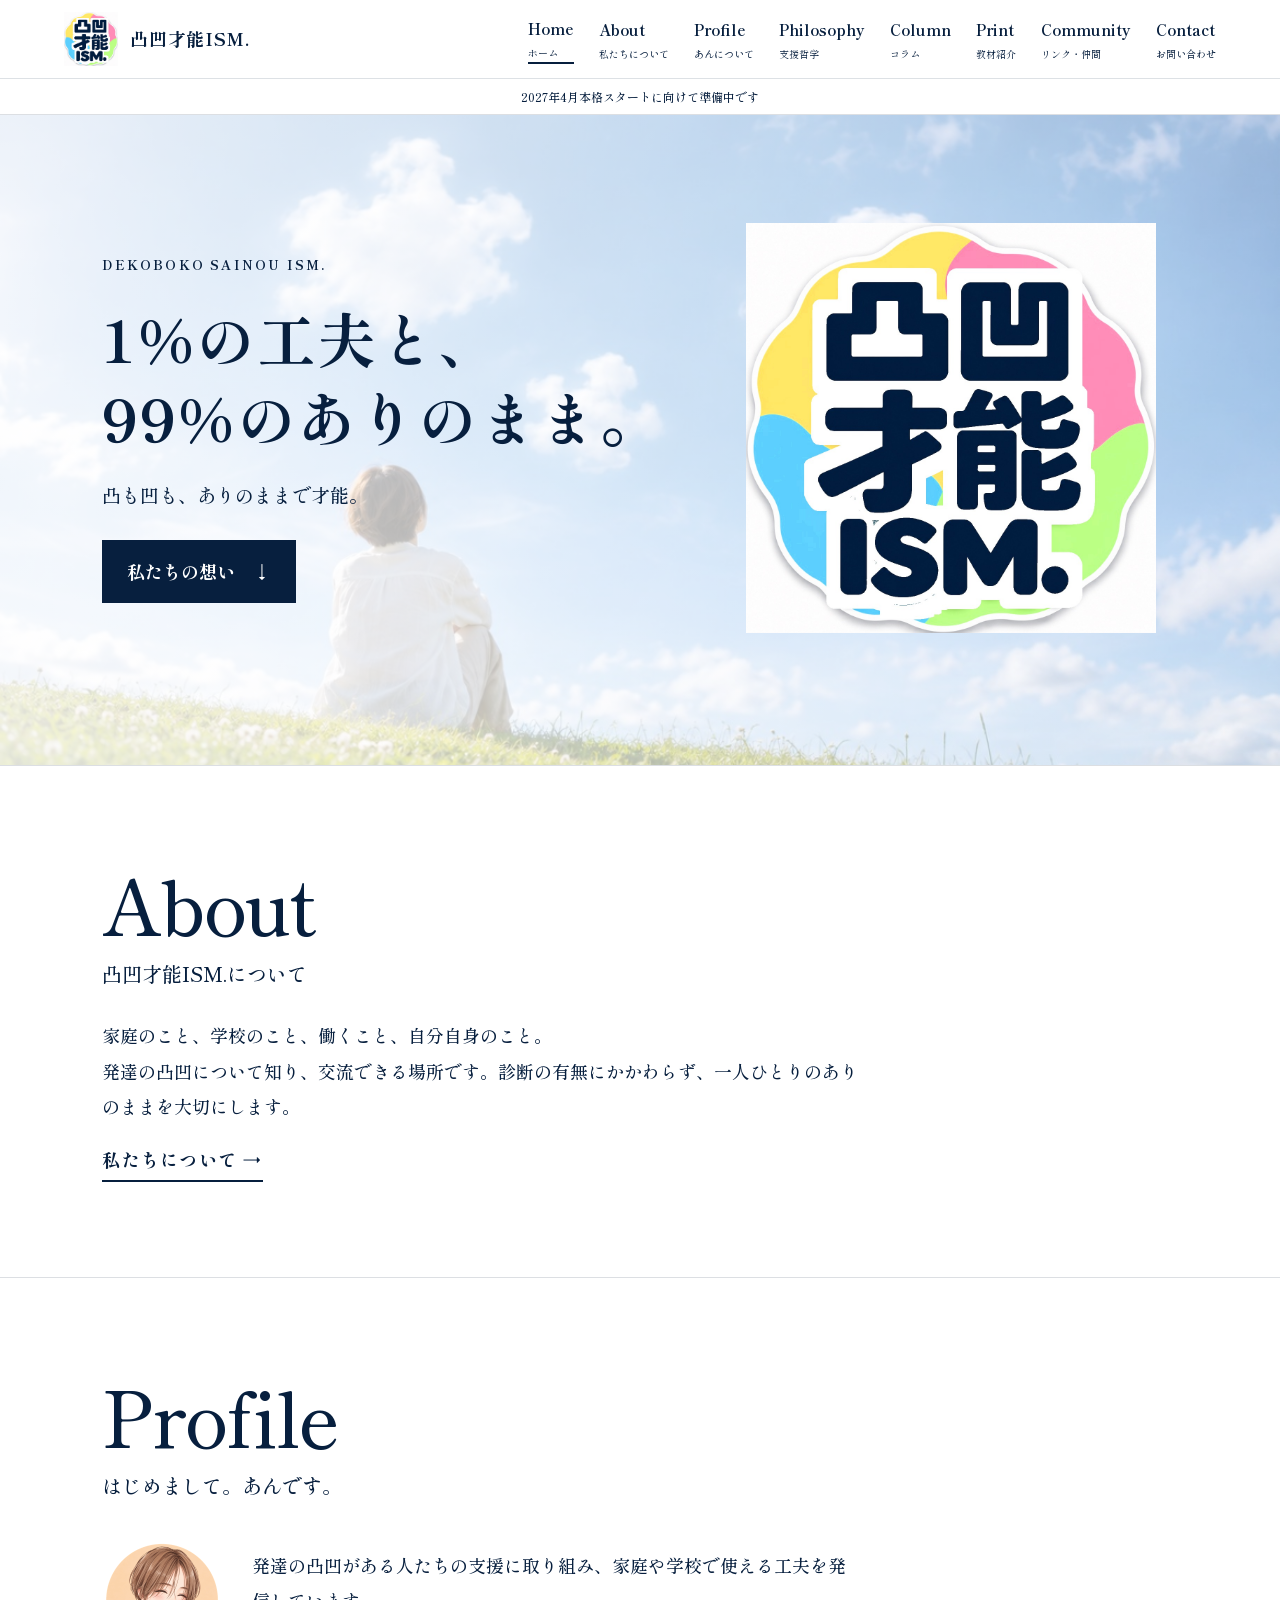
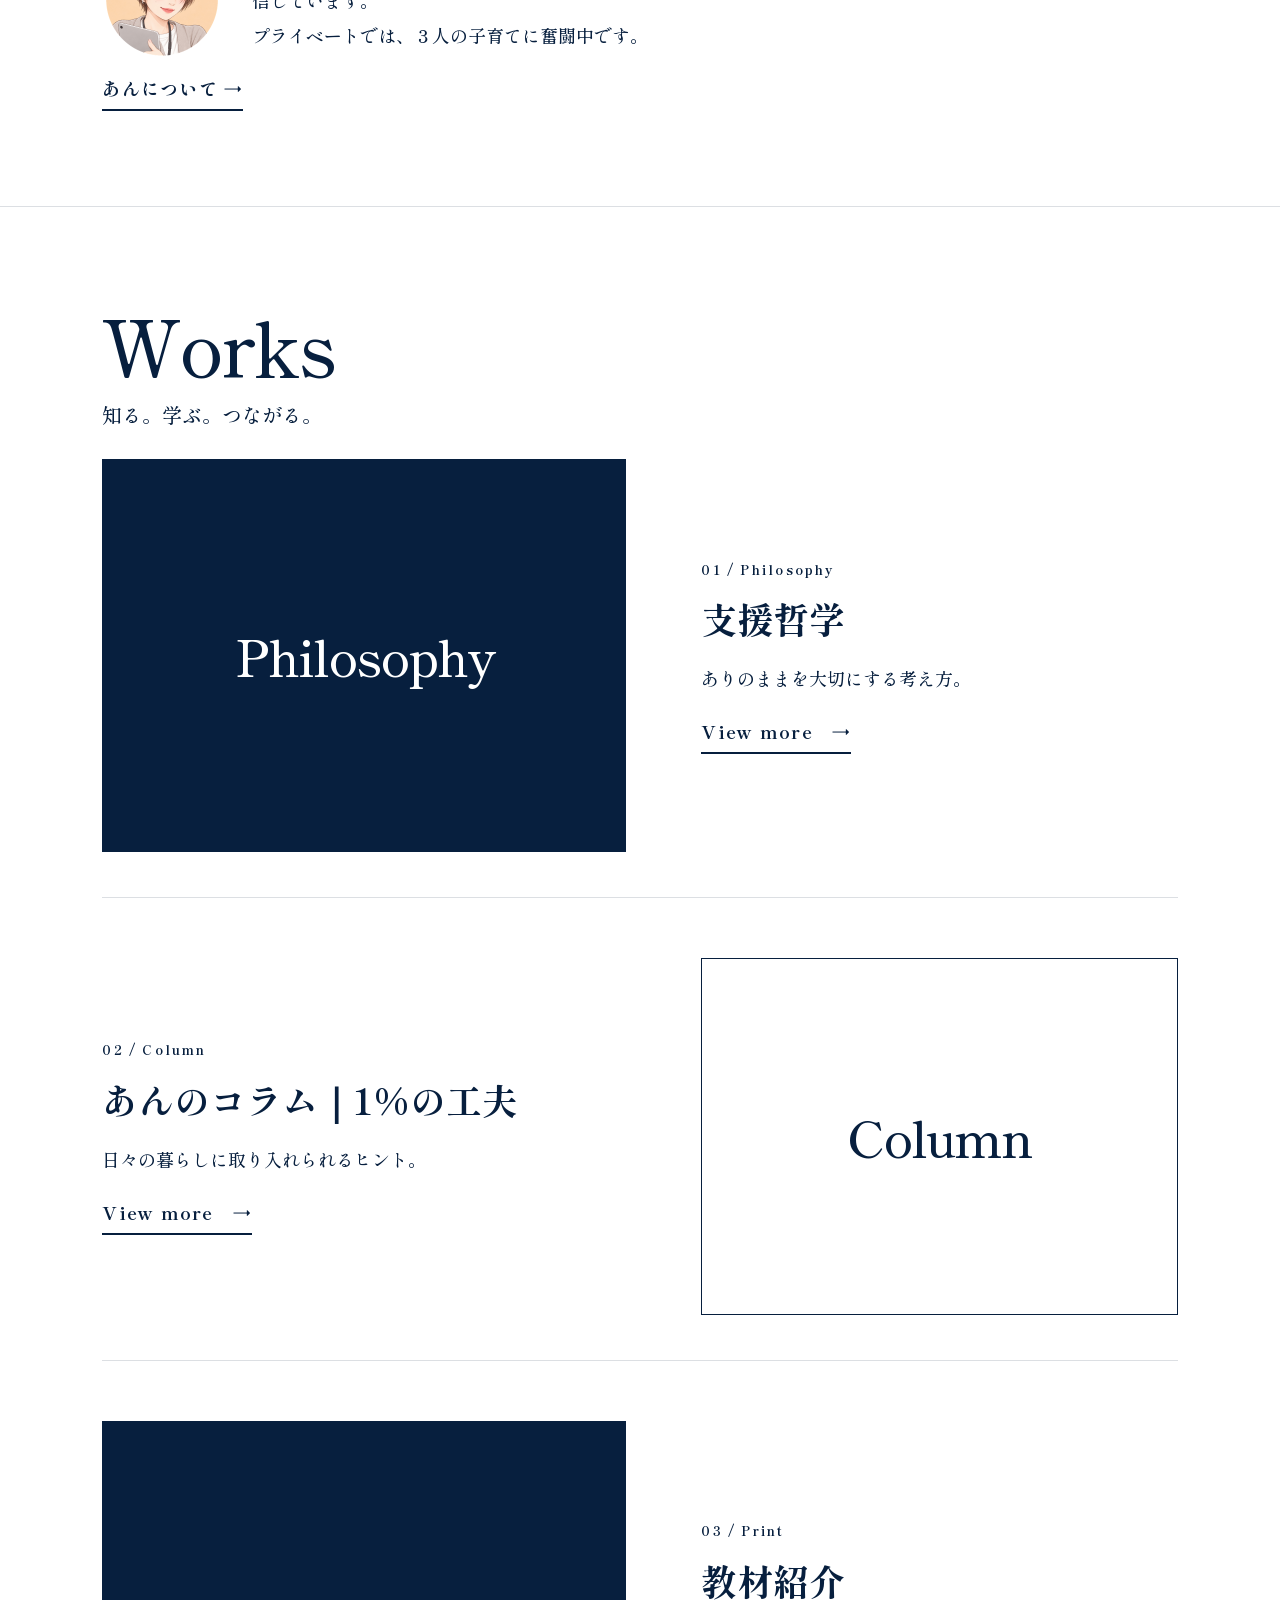
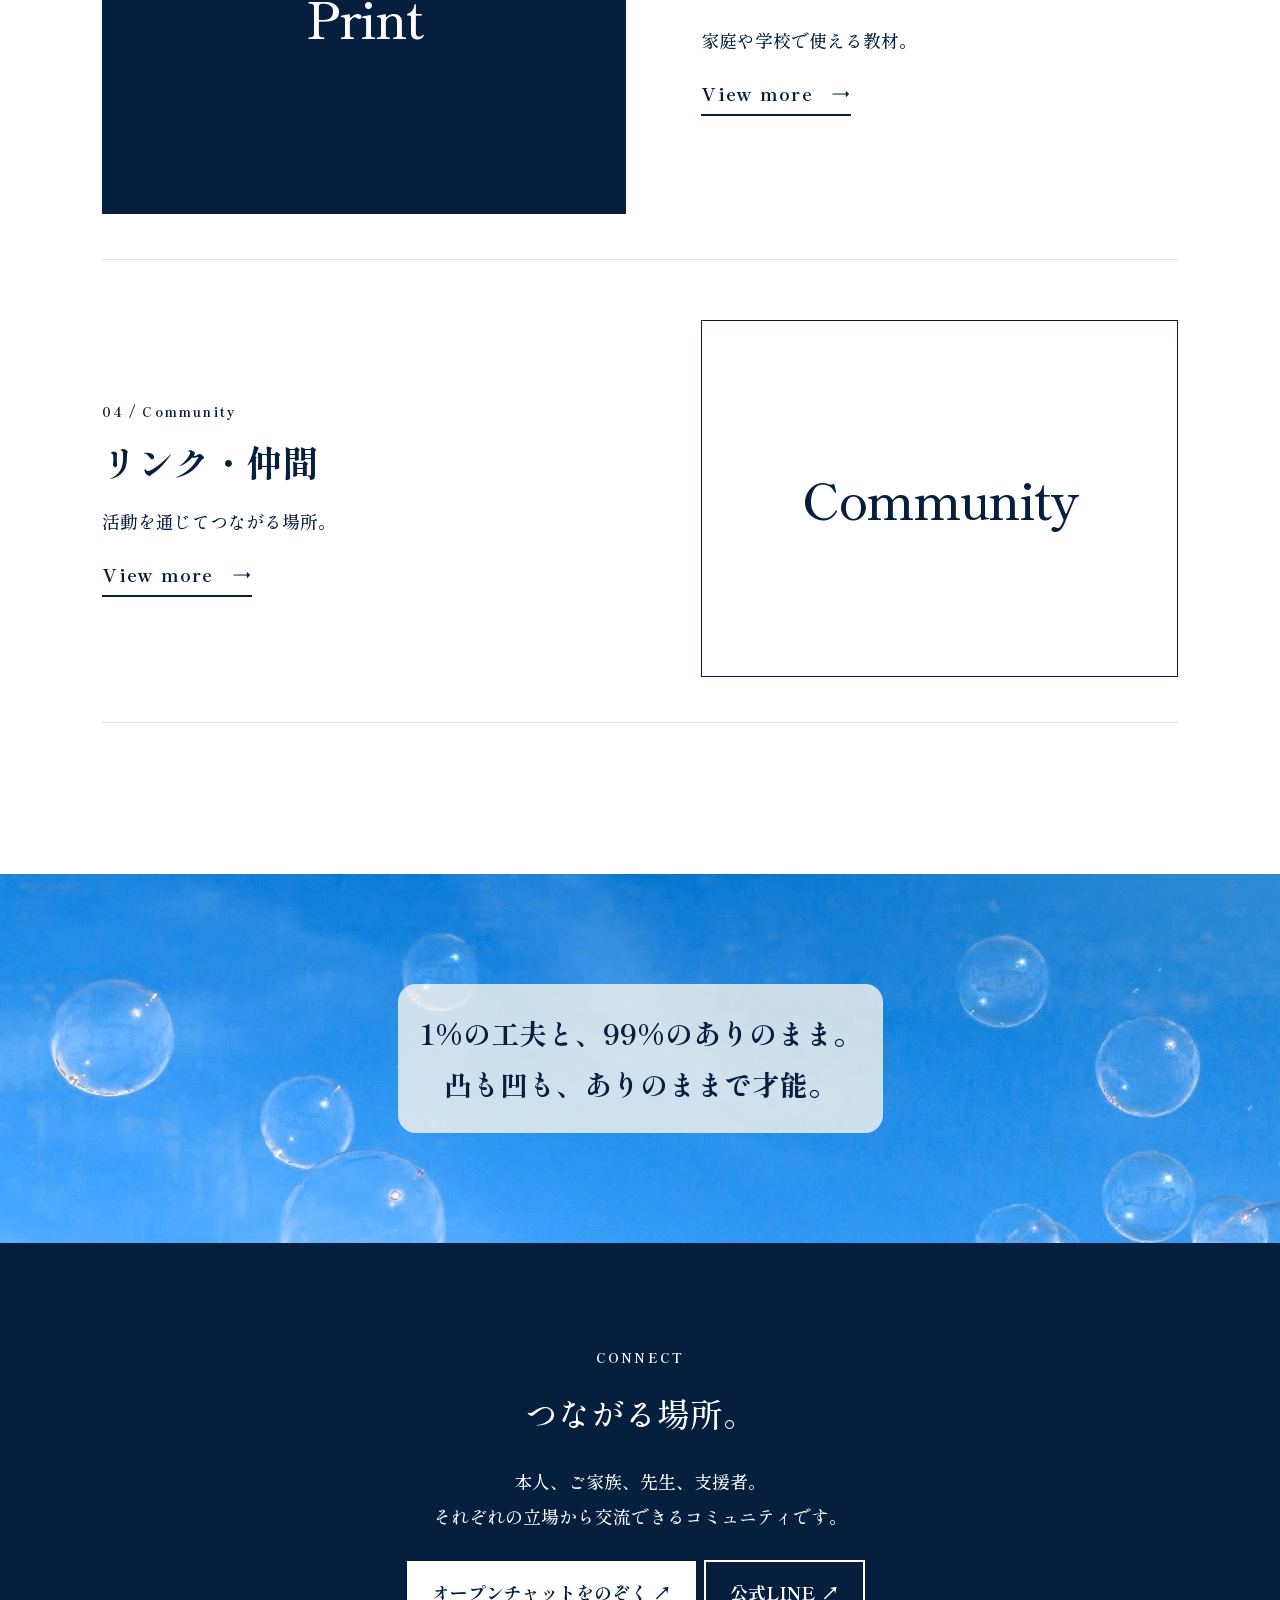
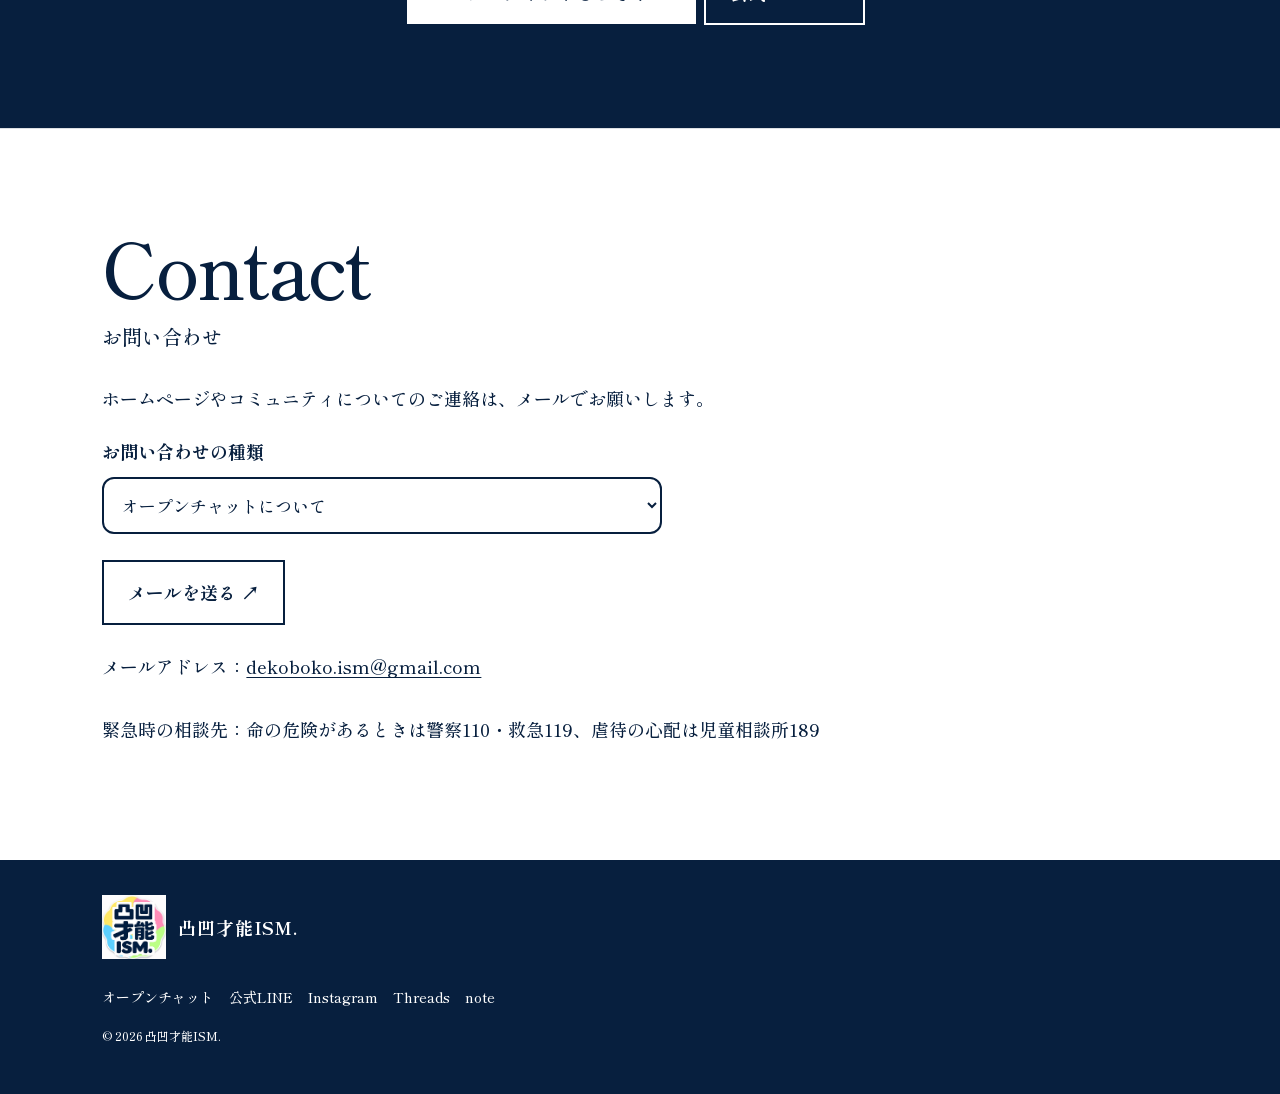
<file: index.html>
<!doctype html><html lang="ja"><head><meta charset="utf-8"><meta name="viewport" content="width=device-width,initial-scale=1"><meta name="description" content="発達の凸凹を大切にする、凸凹才能ISM.のコンテンツサイト。"><title>ホーム | 凸凹才能ISM.</title><link href="https://fonts.googleapis.com/css2?family=Shippori+Mincho+B1:wght@500;700;800&display=swap" rel="stylesheet"><link rel="stylesheet" href="style.css"><meta name="google-site-verification" content="3oA5_shZfHuUCXC57AJmyHs2kggEry8QFGHUTeWujeU"></head><body><a class="skip" href="#main">本文へ</a><header><a class="logo" href="index.html"><img src="logo.jpeg" alt="凸凹才能ISM."> <span class="brand-name">凸凹才能ISM.</span></a><button id="menu" aria-expanded="false" aria-controls="nav">MENU <span>☰</span></button><nav id="nav"><a href="index.html" aria-current="page">Home<small>ホーム</small></a><a href="about.html">About<small>私たちについて</small></a><a href="profile.html">Profile<small>あんについて</small></a><a href="philosophy.html">Philosophy<small>支援哲学</small></a><a href="column.html">Column<small>コラム</small></a><a href="print.html">Print<small>教材紹介</small></a><a href="community.html">Community<small>リンク・仲間</small></a><a href="index.html#contact">Contact<small>お問い合わせ</small></a></nav></header><main id="main"><div class="notice">2027年4月本格スタートに向けて準備中です</div><section class="hero"><div><span class="kicker">DEKOBOKO SAINOU ISM.</span><h1><span class="nb">1%の工夫と、</span><br><span class="nb">99%のありのまま。</span></h1><p><span class="nb">凸も凹も、</span><span class="nb">ありのままで才能。</span></p><a class="button" href="#about">私たちの想い　↓</a></div><div class="hero-art"><img src="logo.jpeg" alt="凸凹才能ISM. 正式ロゴ"></div></section><div id="about"><section class="section"><div class="heading"><span>About</span><h2>凸凹才能ISM.について</h2></div><p class="lead">家庭のこと、学校のこと、働くこと、自分自身のこと。<br>発達の凸凹について知り、交流できる場所です。診断の有無にかかわらず、一人ひとりのありのままを大切にします。</p><a class="more" href="about.html">私たちについて →</a></section></div><section class="section"><div class="heading"><span>Profile</span><h2>はじめまして。あんです。</h2></div><div class="profile"><img class="profile-photo mini" src="img_ann.png" alt="あんのアイコン"><p>発達の凸凹がある人たちの支援に取り組み、家庭や学校で使える工夫を発信しています。<br>プライベートでは、３人の子育てに奮闘中です。</p></div><a class="more" href="profile.html">あんについて →</a></section><section class="section"><div class="heading"><span>Works</span><h2>知る。学ぶ。つながる。</h2></div><div class="tiles"><a class="tile" href="philosophy.html"><div class="art two" aria-hidden="true"><em>Philosophy</em></div><div><span class="kicker">01 / Philosophy</span><h3>支援哲学</h3><p>ありのままを大切にする考え方。</p><span class="more">View more　→</span></div></a><a class="tile" href="column.html"><div class="art one" aria-hidden="true"><em>Column</em></div><div><span class="kicker">02 / Column</span><h3>あんのコラム｜1%の工夫</h3><p>日々の暮らしに取り入れられるヒント。</p><span class="more">View more　→</span></div></a><a class="tile" href="print.html"><div class="art three" aria-hidden="true"><em>Print</em></div><div><span class="kicker">03 / Print</span><h3>教材紹介</h3><p>家庭や学校で使える教材。</p><span class="more">View more　→</span></div></a><a class="tile" href="community.html"><div class="art four" aria-hidden="true"><em>Community</em></div><div><span class="kicker">04 / Community</span><h3>リンク・仲間</h3><p>活動を通じてつながる場所。</p><span class="more">View more　→</span></div></a></div></section><section class="forest-band"><p><span class="fb-line">1%の工夫と、99%のありのまま。</span><span class="fb-line"><span class="nb">凸も凹も、</span><span class="nb">ありのままで才能。</span></span></p></section><section class="join"><span>CONNECT</span><h2>つながる場所。</h2><p>本人、ご家族、先生、支援者。<br>それぞれの立場から交流できるコミュニティです。</p><a class="button" href="https://line.me/ti/g2/0GTAcTPPE-vNxg-GzEAM5alb1nPezkEW5D067Q">オープンチャットをのぞく ↗</a><a class="button outline" href="https://lin.ee/ST6P301y">公式LINE ↗</a></section><section class="section" id="contact"><div class="heading"><span>Contact</span><h2>お問い合わせ</h2></div><p class="lead">ホームページやコミュニティについてのご連絡は、メールでお願いします。</p><div class="contact-box"><label for="ctype">お問い合わせの種類</label><select id="ctype"><option>オープンチャットについて</option><option>コラム・プリントについて</option><option>Instagram・SNSについて</option><option>お仕事のご連絡</option><option>仲間募集（一緒に活動したい）</option><option>その他</option></select><a class="button outline" id="cmail" href="mailto:dekoboko.ism@gmail.com">メールを送る ↗</a><p class="contact-addr">メールアドレス：<a href="mailto:dekoboko.ism@gmail.com">dekoboko.ism@gmail.com</a></p></div><p style="margin-top:28px">緊急時の相談先：命の危険があるときは警察110・救急119、虐待の心配は児童相談所189</p></section></main><footer><a class="logo" href="index.html"><img src="logo.jpeg" alt="凸凹才能ISM."> <span class="brand-name">凸凹才能ISM.</span></a><div class="social"><a class="" href="https://line.me/ti/g2/0GTAcTPPE-vNxg-GzEAM5alb1nPezkEW5D067Q">オープンチャット</a><a class="" href="https://lin.ee/ST6P301y">公式LINE</a><a class="" href="https://www.instagram.com/ann_special_support/">Instagram</a><a class="" href="https://www.threads.net/@ann_special_support">Threads</a><a class="" href="https://note.com/ann_support">note</a></div><p>© 2026 凸凹才能ISM.</p></footer><script src="site.js"></script></body></html>
</file>
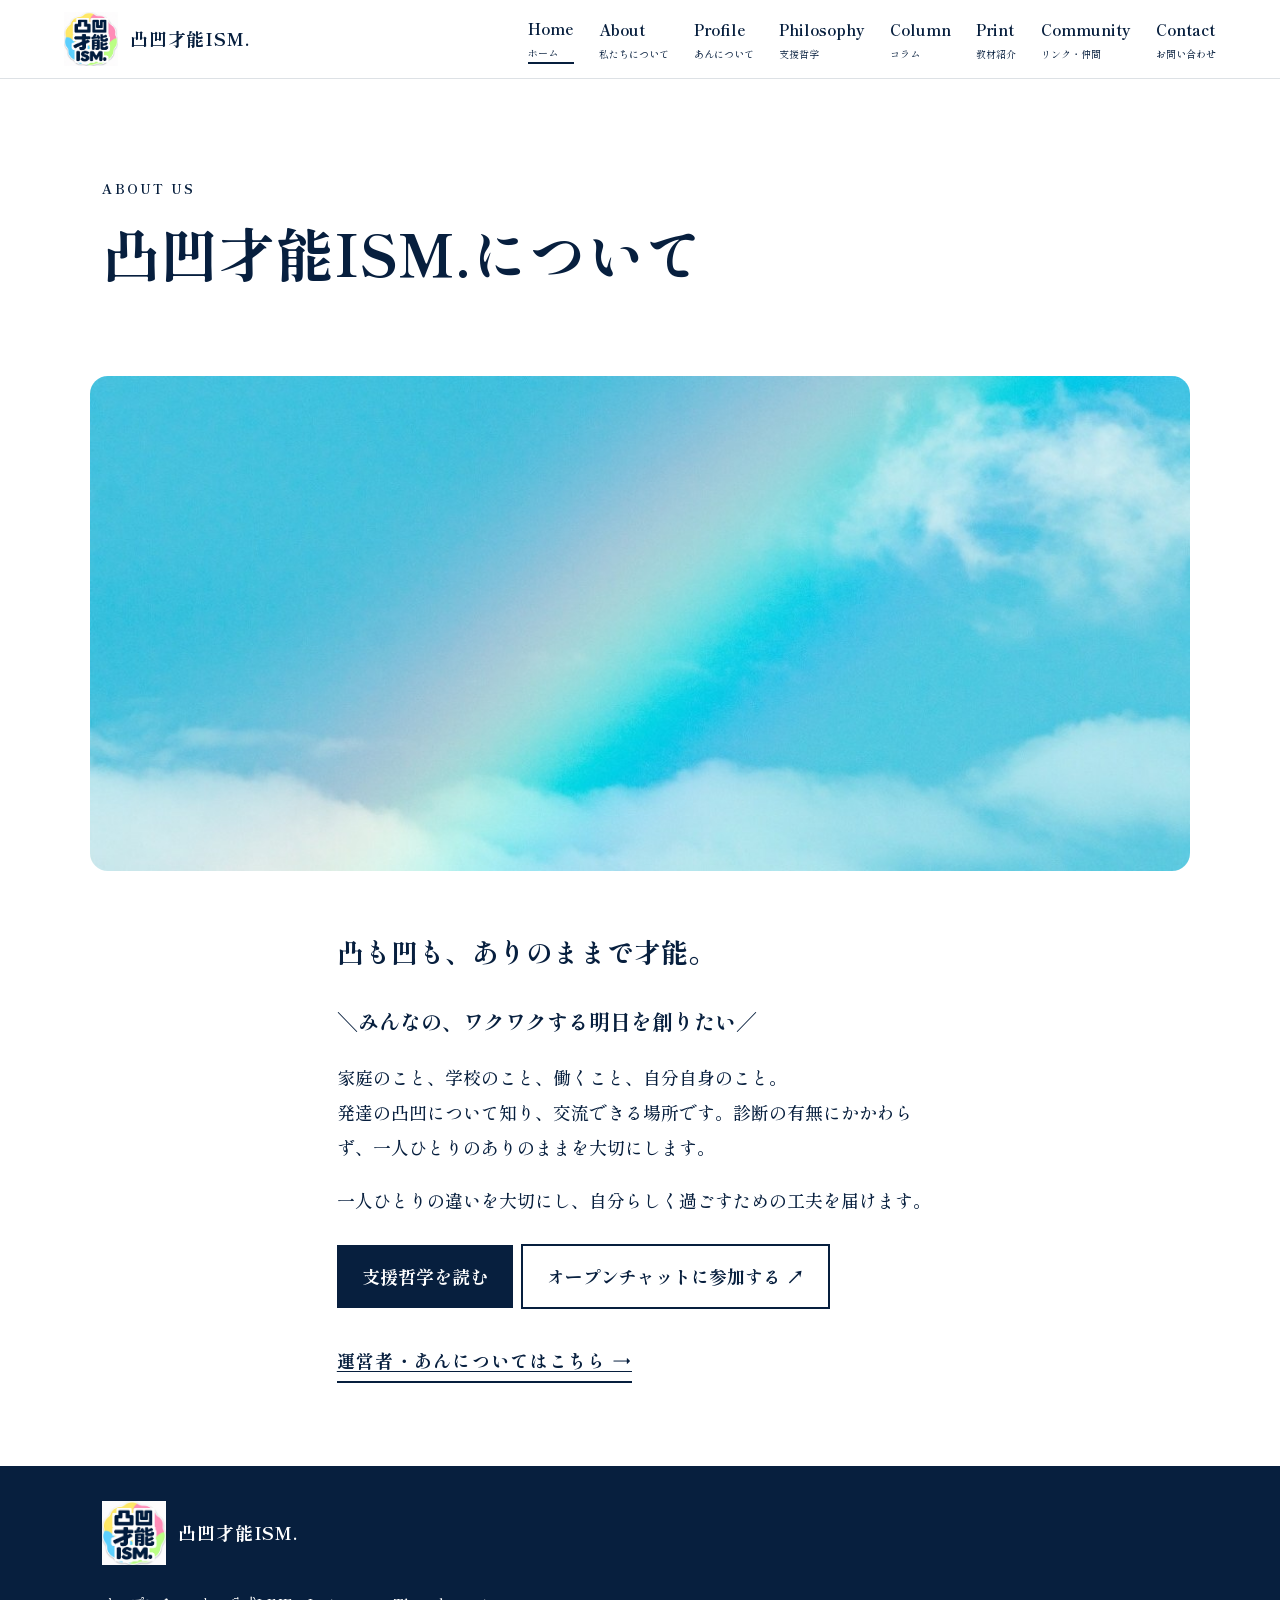
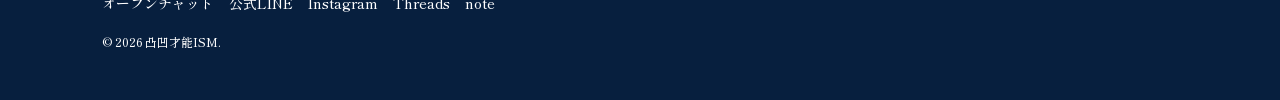
<file: about.html>
<!doctype html><html lang="ja"><head><meta charset="utf-8"><meta name="viewport" content="width=device-width,initial-scale=1"><meta name="description" content="発達の凸凹を大切にする、凸凹才能ISM.のコンテンツサイト。"><title>ホーム | 凸凹才能ISM.</title><link href="https://fonts.googleapis.com/css2?family=Shippori+Mincho+B1:wght@500;700;800&display=swap" rel="stylesheet"><link rel="stylesheet" href="style.css"></head><body><a class="skip" href="#main">本文へ</a><header><a class="logo" href="index.html"><img src="logo.jpeg" alt="凸凹才能ISM."> <span class="brand-name">凸凹才能ISM.</span></a><button id="menu" aria-expanded="false" aria-controls="nav">MENU <span>☰</span></button><nav id="nav"><a href="index.html" aria-current="page">Home<small>ホーム</small></a><a href="about.html">About<small>私たちについて</small></a><a href="profile.html">Profile<small>あんについて</small></a><a href="philosophy.html">Philosophy<small>支援哲学</small></a><a href="column.html">Column<small>コラム</small></a><a href="print.html">Print<small>教材紹介</small></a><a href="community.html">Community<small>リンク・仲間</small></a><a href="index.html#contact">Contact<small>お問い合わせ</small></a></nav></header><main id="main"><section class="intro"><span class="kicker">ABOUT US</span><h1>凸凹才能ISM.について</h1></section><img class="page-hero" src="img_about.jpg" alt="虹のかかる淡い水色の空"><section class="article"><h2><span class="nb">凸も凹も、</span><span class="nb">ありのままで才能。</span></h2><p class="wakuwaku">＼みんなの、ワクワクする明日を創りたい／</p><p class="lead">家庭のこと、学校のこと、働くこと、自分自身のこと。<br>発達の凸凹について知り、交流できる場所です。診断の有無にかかわらず、一人ひとりのありのままを大切にします。</p><p>一人ひとりの違いを大切にし、自分らしく過ごすための工夫を届けます。</p><a class="button" href="philosophy.html">支援哲学を読む</a><a class="button outline" href="https://line.me/ti/g2/0GTAcTPPE-vNxg-GzEAM5alb1nPezkEW5D067Q">オープンチャットに参加する ↗</a><p style="margin-top:26px"><a class="more" href="profile.html">運営者・あんについてはこちら →</a></p></section></main><footer><a class="logo" href="index.html"><img src="logo.jpeg" alt="凸凹才能ISM."> <span class="brand-name">凸凹才能ISM.</span></a><div class="social"><a class="" href="https://line.me/ti/g2/0GTAcTPPE-vNxg-GzEAM5alb1nPezkEW5D067Q">オープンチャット</a><a class="" href="https://lin.ee/ST6P301y">公式LINE</a><a class="" href="https://www.instagram.com/ann_special_support/">Instagram</a><a class="" href="https://www.threads.net/@ann_special_support">Threads</a><a class="" href="https://note.com/ann_support">note</a></div><p>© 2026 凸凹才能ISM.</p></footer><script src="site.js"></script></body></html>
</file>
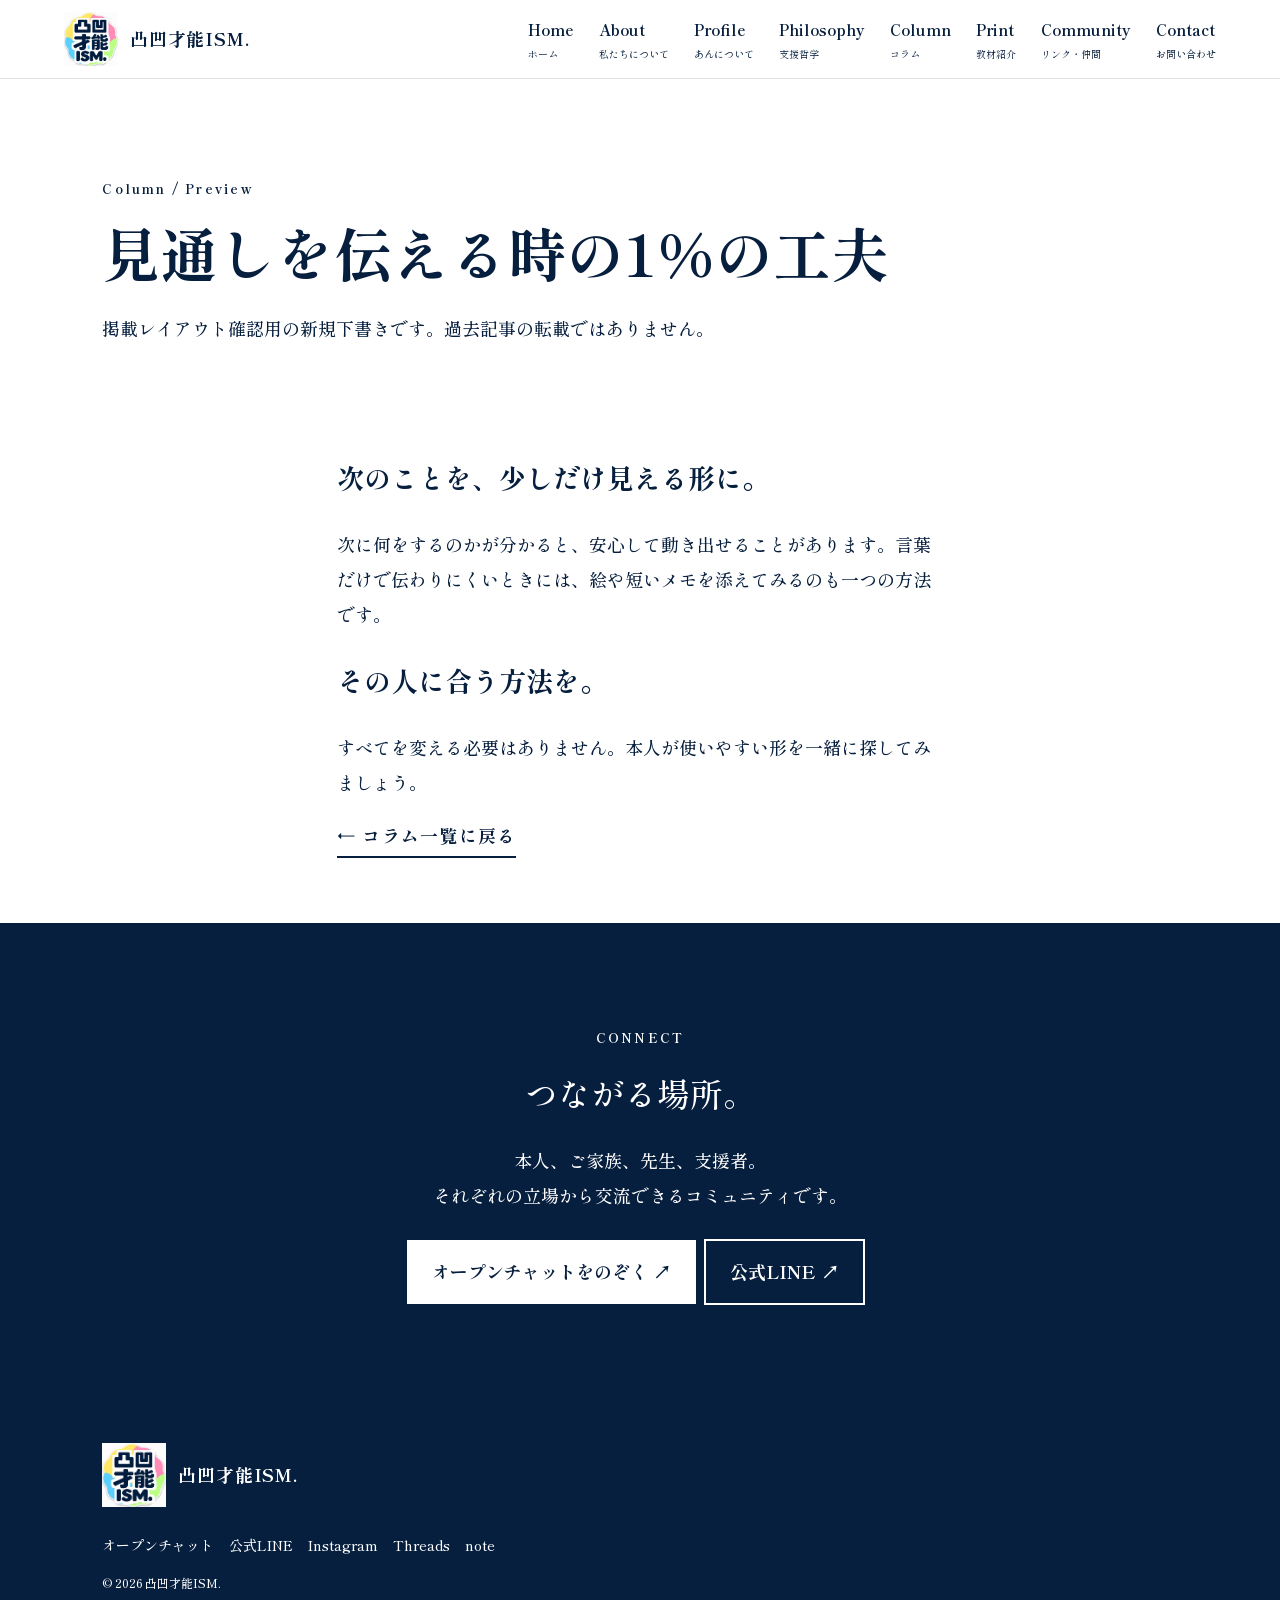
<file: column-sample.html>
<!doctype html><html lang="ja"><head><meta charset="utf-8"><meta name="viewport" content="width=device-width,initial-scale=1"><meta name="description" content="発達の凸凹を大切にする、凸凹才能ISM.のコンテンツサイト。"><title>コラム掲載見本 | 凸凹才能ISM.</title><link href="https://fonts.googleapis.com/css2?family=Shippori+Mincho+B1:wght@500;700;800&display=swap" rel="stylesheet"><link rel="stylesheet" href="style.css"></head><body><a class="skip" href="#main">本文へ</a><header><a class="logo" href="index.html"><img src="logo.jpeg" alt="凸凹才能ISM."> <span class="brand-name">凸凹才能ISM.</span></a><button id="menu" aria-expanded="false" aria-controls="nav">MENU <span>☰</span></button><nav id="nav"><a href="index.html">Home<small>ホーム</small></a><a href="about.html">About<small>私たちについて</small></a><a href="profile.html">Profile<small>あんについて</small></a><a href="philosophy.html">Philosophy<small>支援哲学</small></a><a href="column.html">Column<small>コラム</small></a><a href="print.html">Print<small>教材紹介</small></a><a href="community.html">Community<small>リンク・仲間</small></a><a href="index.html#contact">Contact<small>お問い合わせ</small></a></nav></header><main id="main"><section class="intro"><span class="kicker">Column / Preview</span><h1><span class="nb">見通しを伝える時の</span><span class="nb">1%の工夫</span></h1><p>掲載レイアウト確認用の新規下書きです。過去記事の転載ではありません。</p></section><article class="article"><h2><span class="nb">次のことを、</span><span class="nb">少しだけ見える形に。</span></h2><p>次に何をするのかが分かると、安心して動き出せることがあります。言葉だけで伝わりにくいときには、絵や短いメモを添えてみるのも一つの方法です。</p><h2>その人に合う方法を。</h2><p>すべてを変える必要はありません。本人が使いやすい形を一緒に探してみましょう。</p><a class="more" href="column.html">← コラム一覧に戻る</a></article><section class="join"><span>CONNECT</span><h2>つながる場所。</h2><p>本人、ご家族、先生、支援者。<br>それぞれの立場から交流できるコミュニティです。</p><a class="button" href="https://line.me/ti/g2/0GTAcTPPE-vNxg-GzEAM5alb1nPezkEW5D067Q">オープンチャットをのぞく ↗</a><a class="button outline" href="https://lin.ee/ST6P301y">公式LINE ↗</a></section></main><footer><a class="logo" href="index.html"><img src="logo.jpeg" alt="凸凹才能ISM."> <span class="brand-name">凸凹才能ISM.</span></a><div class="social"><a class="" href="https://line.me/ti/g2/0GTAcTPPE-vNxg-GzEAM5alb1nPezkEW5D067Q">オープンチャット</a><a class="" href="https://lin.ee/ST6P301y">公式LINE</a><a class="" href="https://www.instagram.com/ann_special_support/">Instagram</a><a class="" href="https://www.threads.net/@ann_special_support">Threads</a><a class="" href="https://note.com/ann_support">note</a></div><p>© 2026 凸凹才能ISM.</p></footer><script src="site.js"></script></body></html>
</file>
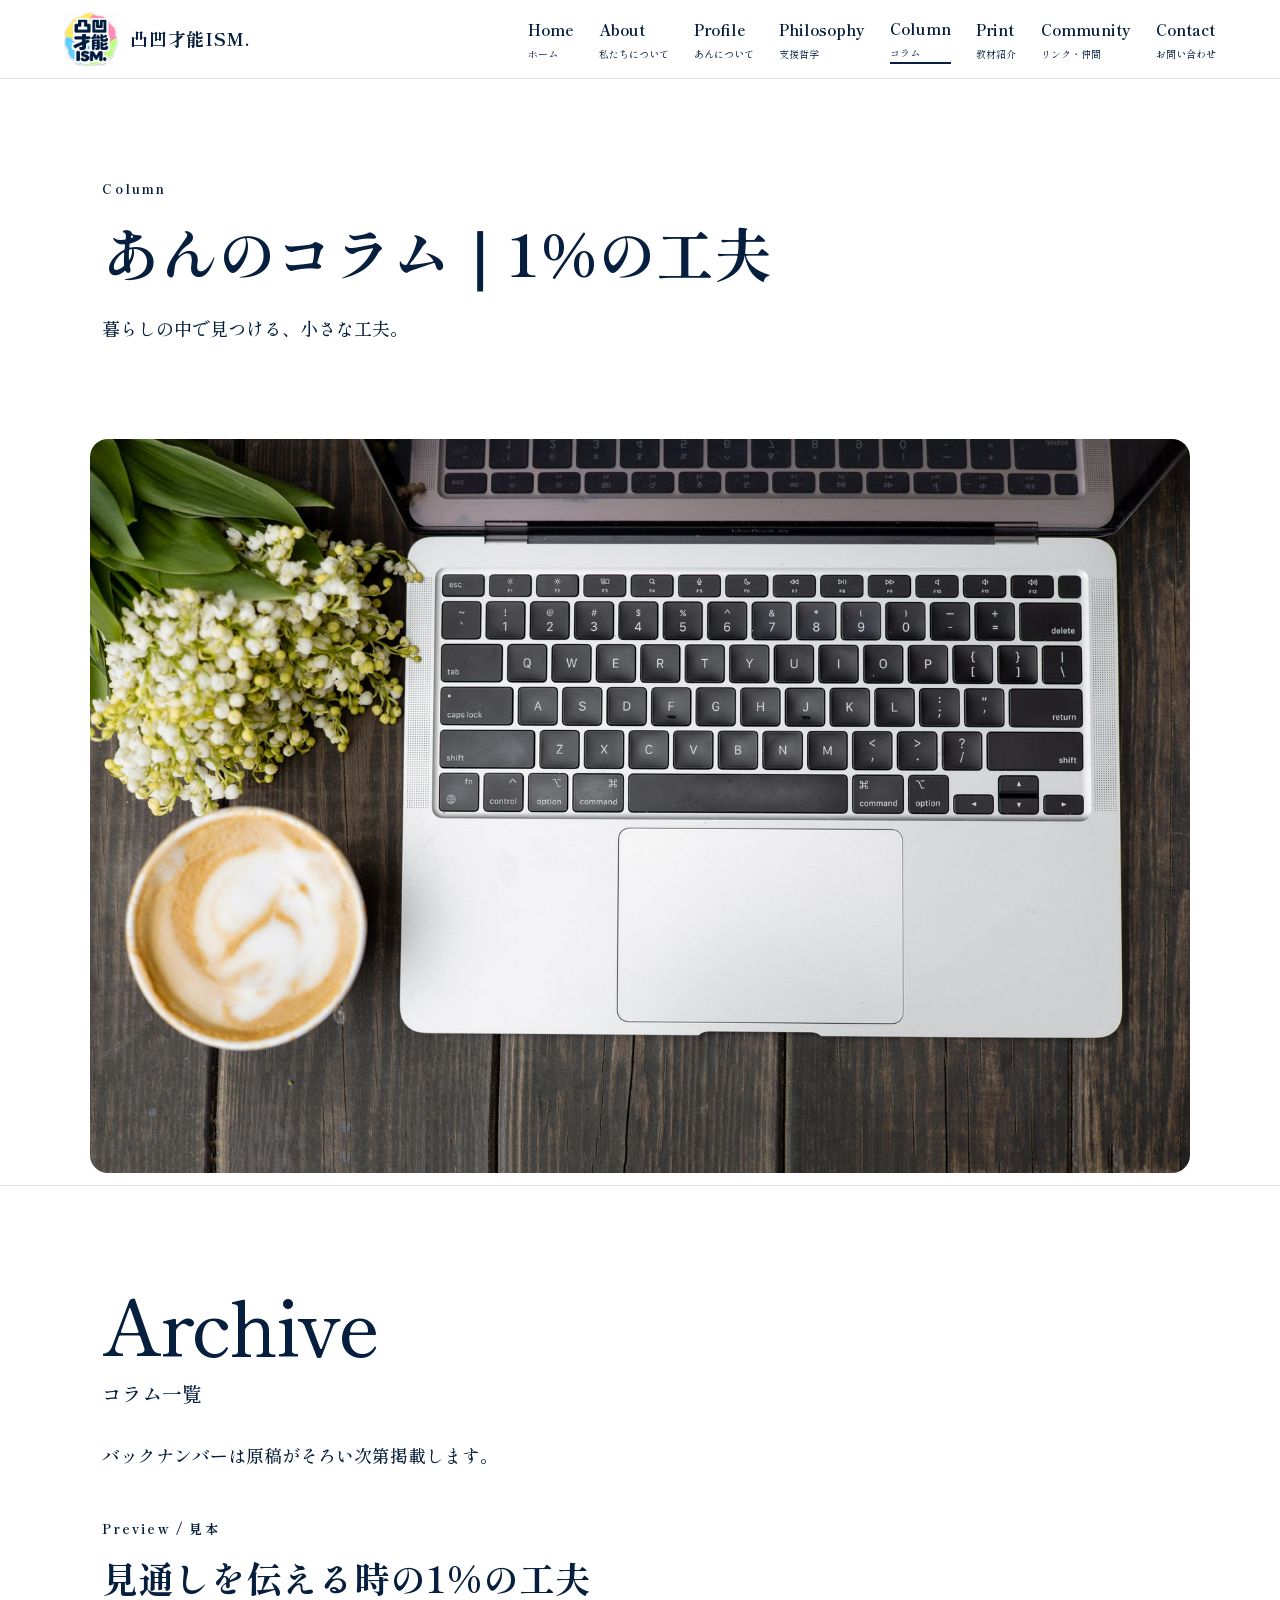
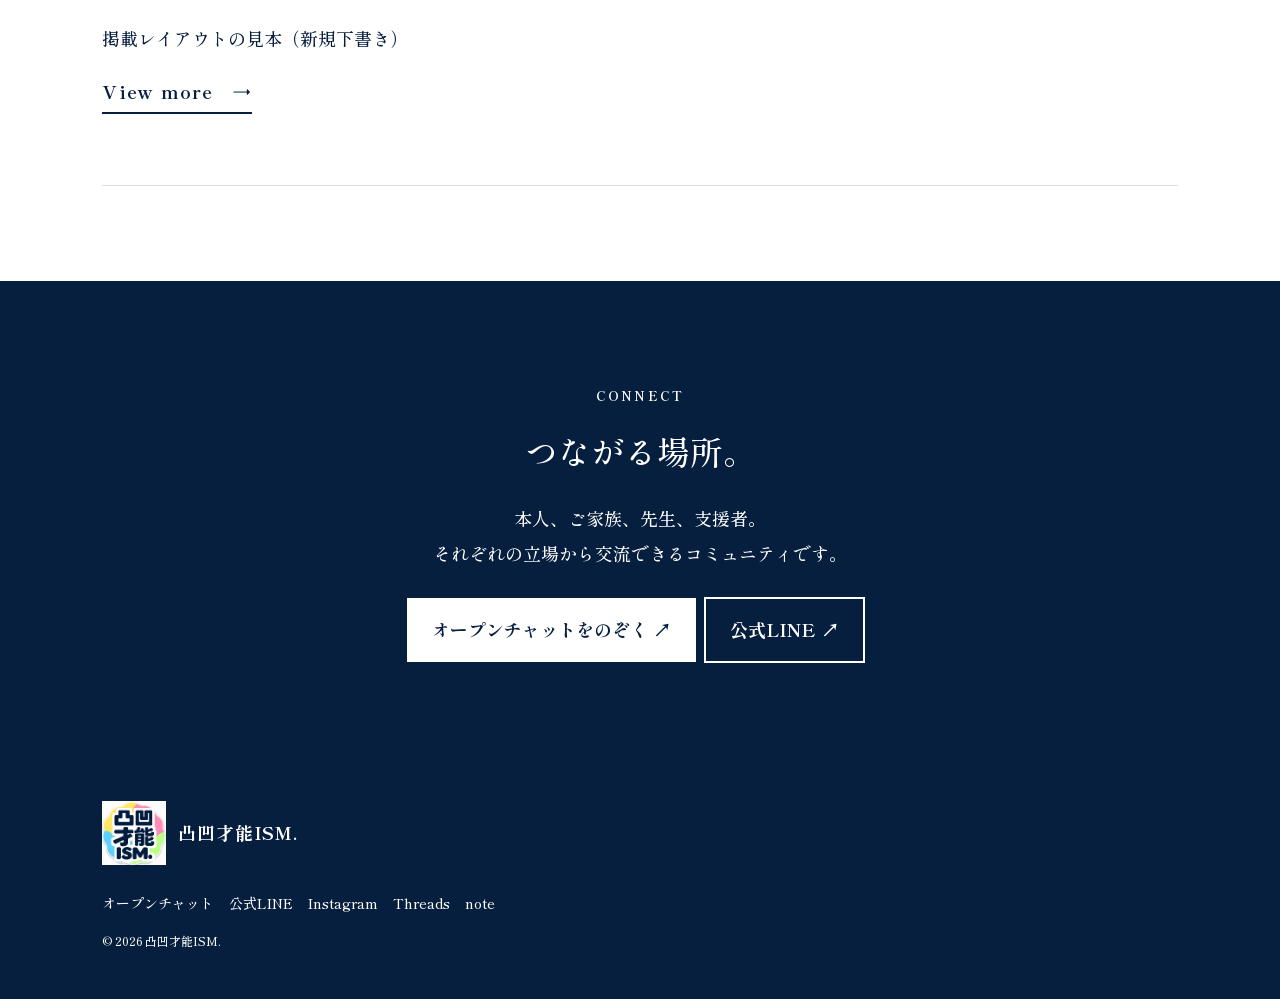
<file: column.html>
<!doctype html><html lang="ja"><head><meta charset="utf-8"><meta name="viewport" content="width=device-width,initial-scale=1"><meta name="description" content="発達の凸凹を大切にする、凸凹才能ISM.のコンテンツサイト。"><title>コラム | 凸凹才能ISM.</title><link href="https://fonts.googleapis.com/css2?family=Shippori+Mincho+B1:wght@500;700;800&display=swap" rel="stylesheet"><link rel="stylesheet" href="style.css"></head><body><a class="skip" href="#main">本文へ</a><header><a class="logo" href="index.html"><img src="logo.jpeg" alt="凸凹才能ISM."> <span class="brand-name">凸凹才能ISM.</span></a><button id="menu" aria-expanded="false" aria-controls="nav">MENU <span>☰</span></button><nav id="nav"><a href="index.html">Home<small>ホーム</small></a><a href="about.html">About<small>私たちについて</small></a><a href="profile.html">Profile<small>あんについて</small></a><a href="philosophy.html">Philosophy<small>支援哲学</small></a><a href="column.html" aria-current="page">Column<small>コラム</small></a><a href="print.html">Print<small>教材紹介</small></a><a href="community.html">Community<small>リンク・仲間</small></a><a href="index.html#contact">Contact<small>お問い合わせ</small></a></nav></header><main id="main"><section class="intro"><span class="kicker">Column</span><h1><span class="nb">あんのコラム｜</span><span class="nb">1%の工夫</span></h1><p>暮らしの中で見つける、小さな工夫。</p></section><img class="page-hero" src="img_column.jpg" alt="ノートパソコンとラテと白い花のある机"><section class="section"><div class="heading"><span>Archive</span><h2>コラム一覧</h2></div><p>バックナンバーは原稿がそろい次第掲載します。</p><div class="tiles"><a class="tile" href="column-sample.html"><div><span class="kicker">Preview / 見本</span><h3>見通しを伝える時の1%の工夫</h3><p>掲載レイアウトの見本（新規下書き）</p><span class="more">View more　→</span></div></a></div></section><section class="join"><span>CONNECT</span><h2>つながる場所。</h2><p>本人、ご家族、先生、支援者。<br>それぞれの立場から交流できるコミュニティです。</p><a class="button" href="https://line.me/ti/g2/0GTAcTPPE-vNxg-GzEAM5alb1nPezkEW5D067Q">オープンチャットをのぞく ↗</a><a class="button outline" href="https://lin.ee/ST6P301y">公式LINE ↗</a></section></main><footer><a class="logo" href="index.html"><img src="logo.jpeg" alt="凸凹才能ISM."> <span class="brand-name">凸凹才能ISM.</span></a><div class="social"><a class="" href="https://line.me/ti/g2/0GTAcTPPE-vNxg-GzEAM5alb1nPezkEW5D067Q">オープンチャット</a><a class="" href="https://lin.ee/ST6P301y">公式LINE</a><a class="" href="https://www.instagram.com/ann_special_support/">Instagram</a><a class="" href="https://www.threads.net/@ann_special_support">Threads</a><a class="" href="https://note.com/ann_support">note</a></div><p>© 2026 凸凹才能ISM.</p></footer><script src="site.js"></script></body></html>
</file>
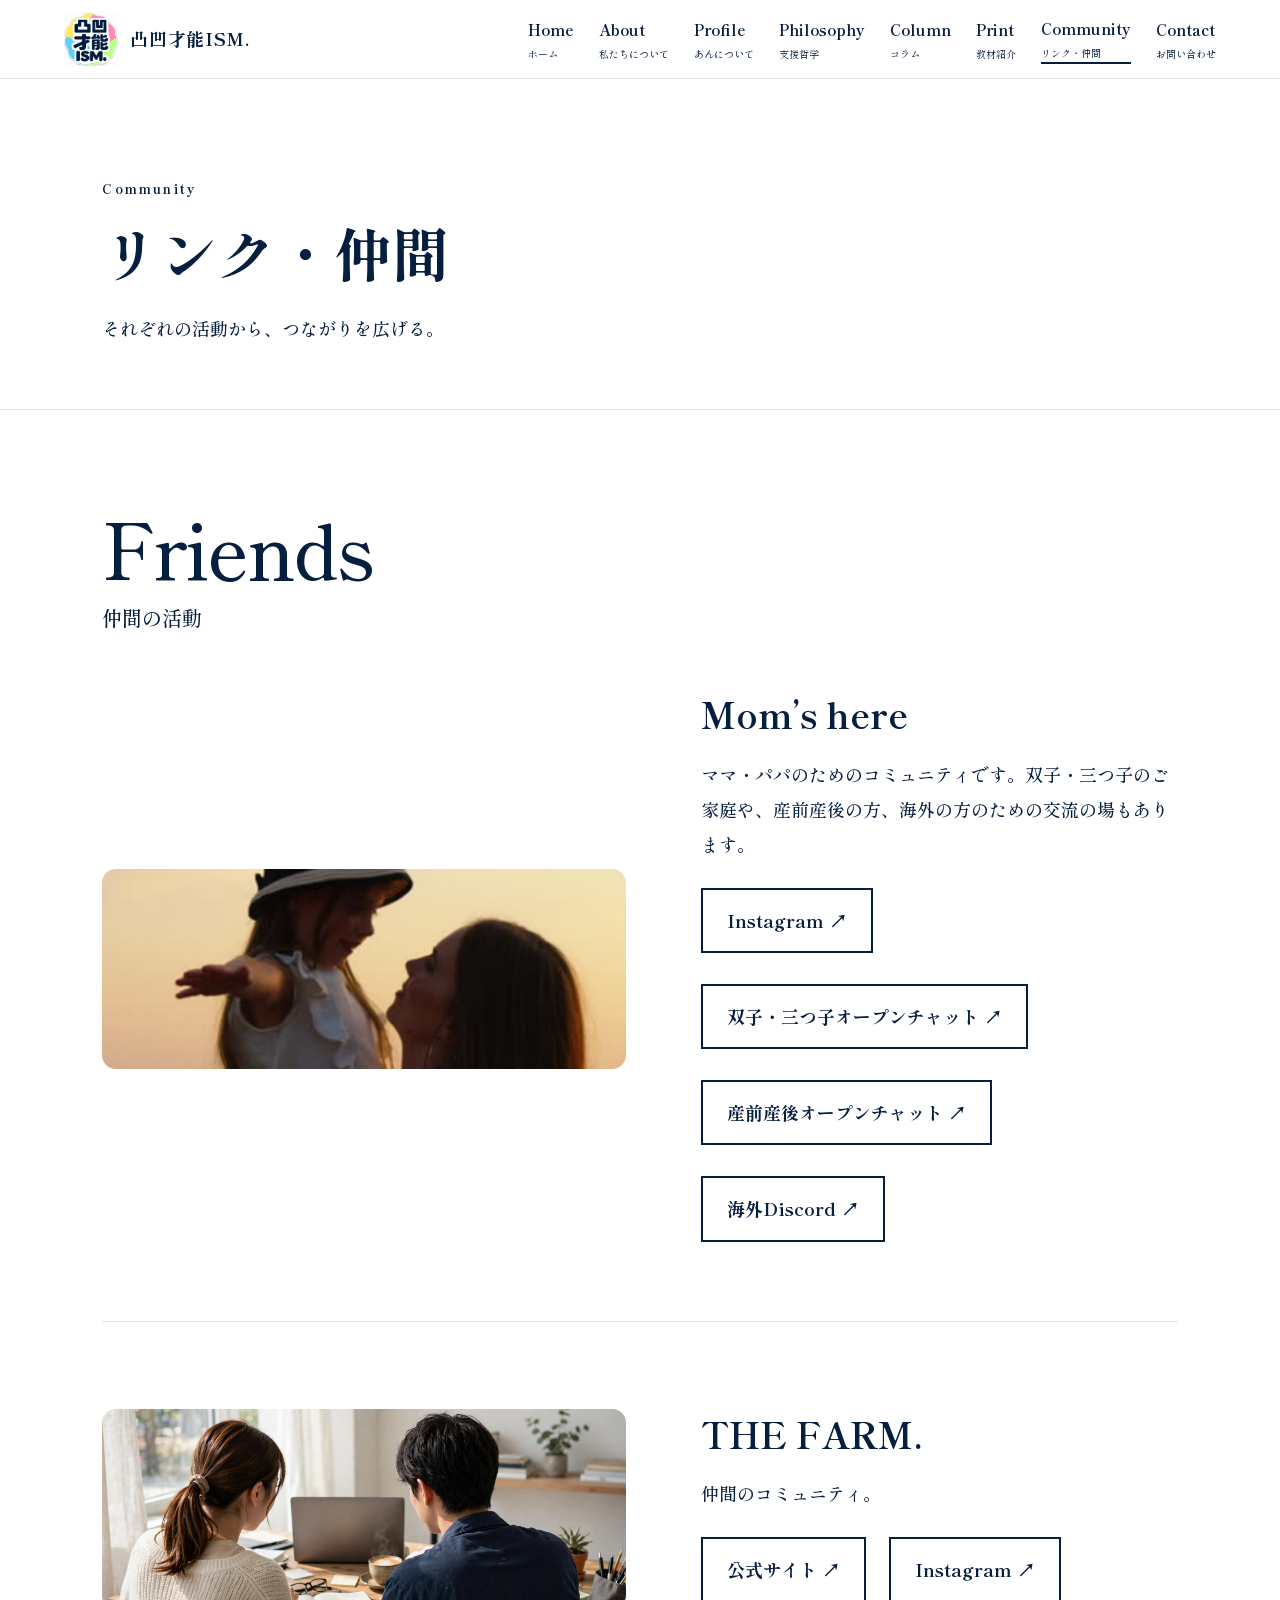
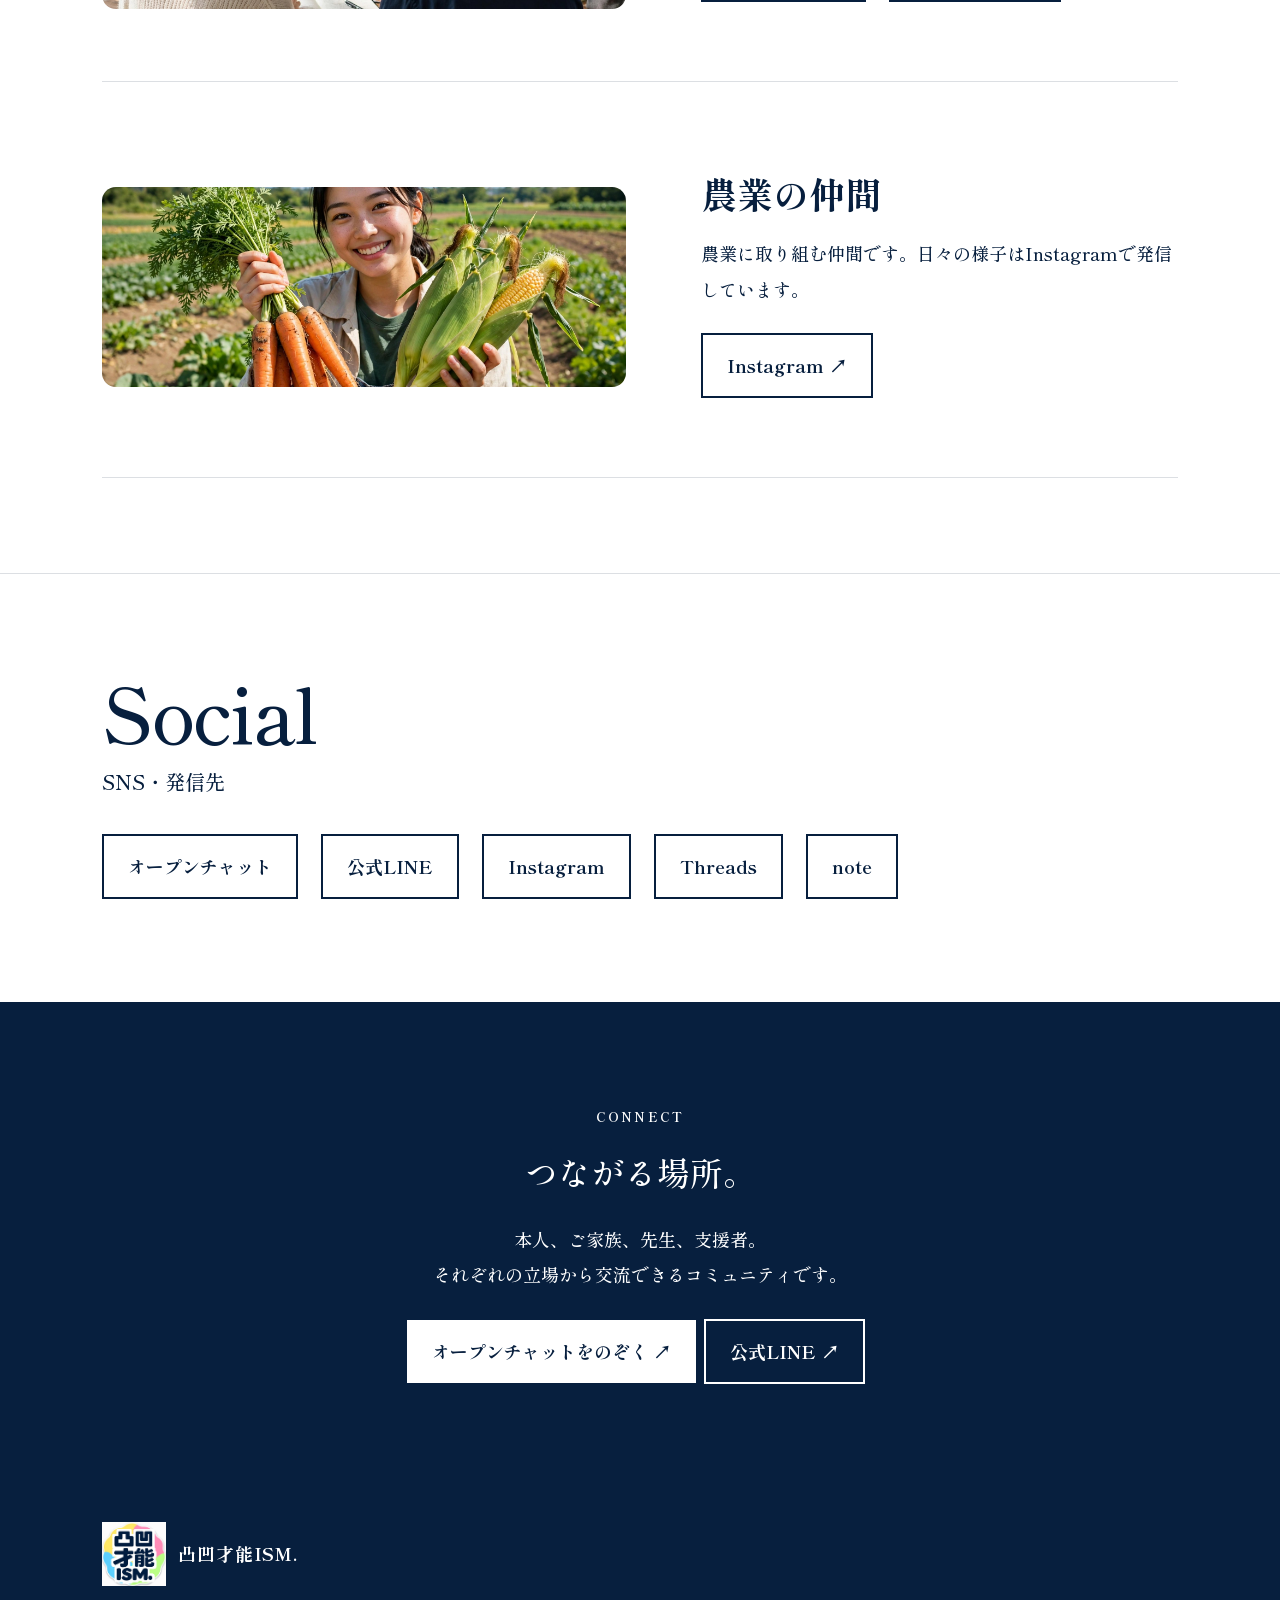
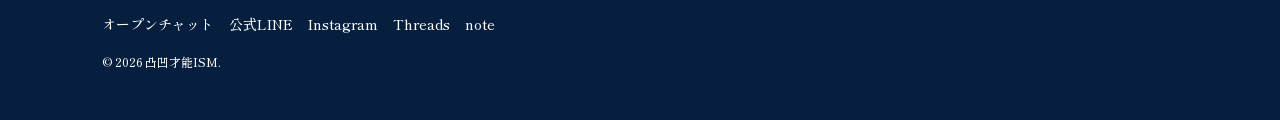
<file: community.html>
<!doctype html><html lang="ja"><head><meta charset="utf-8"><meta name="viewport" content="width=device-width,initial-scale=1"><meta name="description" content="発達の凸凹を大切にする、凸凹才能ISM.のコンテンツサイト。"><title>リンク・仲間 | 凸凹才能ISM.</title><link href="https://fonts.googleapis.com/css2?family=Shippori+Mincho+B1:wght@500;700;800&display=swap" rel="stylesheet"><link rel="stylesheet" href="style.css"></head><body><a class="skip" href="#main">本文へ</a><header><a class="logo" href="index.html"><img src="logo.jpeg" alt="凸凹才能ISM."> <span class="brand-name">凸凹才能ISM.</span></a><button id="menu" aria-expanded="false" aria-controls="nav">MENU <span>☰</span></button><nav id="nav"><a href="index.html">Home<small>ホーム</small></a><a href="about.html">About<small>私たちについて</small></a><a href="profile.html">Profile<small>あんについて</small></a><a href="philosophy.html">Philosophy<small>支援哲学</small></a><a href="column.html">Column<small>コラム</small></a><a href="print.html">Print<small>教材紹介</small></a><a href="community.html" aria-current="page">Community<small>リンク・仲間</small></a><a href="index.html#contact">Contact<small>お問い合わせ</small></a></nav></header><main id="main"><section class="intro"><span class="kicker">Community</span><h1>リンク・仲間</h1><p>それぞれの活動から、つながりを広げる。</p></section><section class="section"><div class="heading"><span>Friends</span><h2>仲間の活動</h2></div><div class="tiles"><div class="tile"><img class="tile-img moms-img" src="img_moms.jpg" alt="夕日の麦畑で子どもを抱き上げるお母さん"><div><h3>Mom’s here</h3><p>ママ・パパのためのコミュニティです。双子・三つ子のご家庭や、産前産後の方、海外の方のための交流の場もあります。</p><div class="social"><a class="button outline" href="https://www.instagram.com/mama_papa_here">Instagram ↗</a><a class="button outline" href="https://line.me/ti/g2/I4Xuw0Y86Wm6G7fqD94Ing74vWKjdgCPr8sJmQ">双子・三つ子オープンチャット ↗</a><a class="button outline" href="https://line.me/ti/g2/yMWpuIQeR0AR4VH1YxyQcRqAeXvQ29ZNnwx5Og">産前産後オープンチャット ↗</a><a class="button outline" href="https://discord.gg/q6xwjcRGTX">海外Discord ↗</a></div></div></div><div class="tile"><img class="tile-img" src="img_thefarm.jpg" alt="パソコンを挟んで相談する仲間の後ろ姿"><div><h3>THE FARM.</h3><p>仲間のコミュニティ。</p><div class="social"><a class="button outline" href="https://thefarm2026.studio.site">公式サイト ↗</a><a class="button outline" href="https://www.instagram.com/the_farm_2026">Instagram ↗</a></div></div></div><div class="tile"><img class="tile-img" src="img_tutitowa.jpg" alt="収穫した人参とトウモロコシを持つ手"><div><h3>農業の仲間</h3><p>農業に取り組む仲間です。日々の様子はInstagramで発信しています。</p><div class="social"><a class="button outline" href="https://www.instagram.com/tutitowa_nogyo">Instagram ↗</a></div></div></div></div></section><section class="section"><div class="heading"><span>Social</span><h2>SNS・発信先</h2></div><div class="social"><a class="button outline" href="https://line.me/ti/g2/0GTAcTPPE-vNxg-GzEAM5alb1nPezkEW5D067Q">オープンチャット</a><a class="button outline" href="https://lin.ee/ST6P301y">公式LINE</a><a class="button outline" href="https://www.instagram.com/ann_special_support/">Instagram</a><a class="button outline" href="https://www.threads.net/@ann_special_support">Threads</a><a class="button outline" href="https://note.com/ann_support">note</a></div></section><section class="join"><span>CONNECT</span><h2>つながる場所。</h2><p>本人、ご家族、先生、支援者。<br>それぞれの立場から交流できるコミュニティです。</p><a class="button" href="https://line.me/ti/g2/0GTAcTPPE-vNxg-GzEAM5alb1nPezkEW5D067Q">オープンチャットをのぞく ↗</a><a class="button outline" href="https://lin.ee/ST6P301y">公式LINE ↗</a></section></main><footer><a class="logo" href="index.html"><img src="logo.jpeg" alt="凸凹才能ISM."> <span class="brand-name">凸凹才能ISM.</span></a><div class="social"><a class="" href="https://line.me/ti/g2/0GTAcTPPE-vNxg-GzEAM5alb1nPezkEW5D067Q">オープンチャット</a><a class="" href="https://lin.ee/ST6P301y">公式LINE</a><a class="" href="https://www.instagram.com/ann_special_support/">Instagram</a><a class="" href="https://www.threads.net/@ann_special_support">Threads</a><a class="" href="https://note.com/ann_support">note</a></div><p>© 2026 凸凹才能ISM.</p></footer><script src="site.js"></script></body></html>
</file>
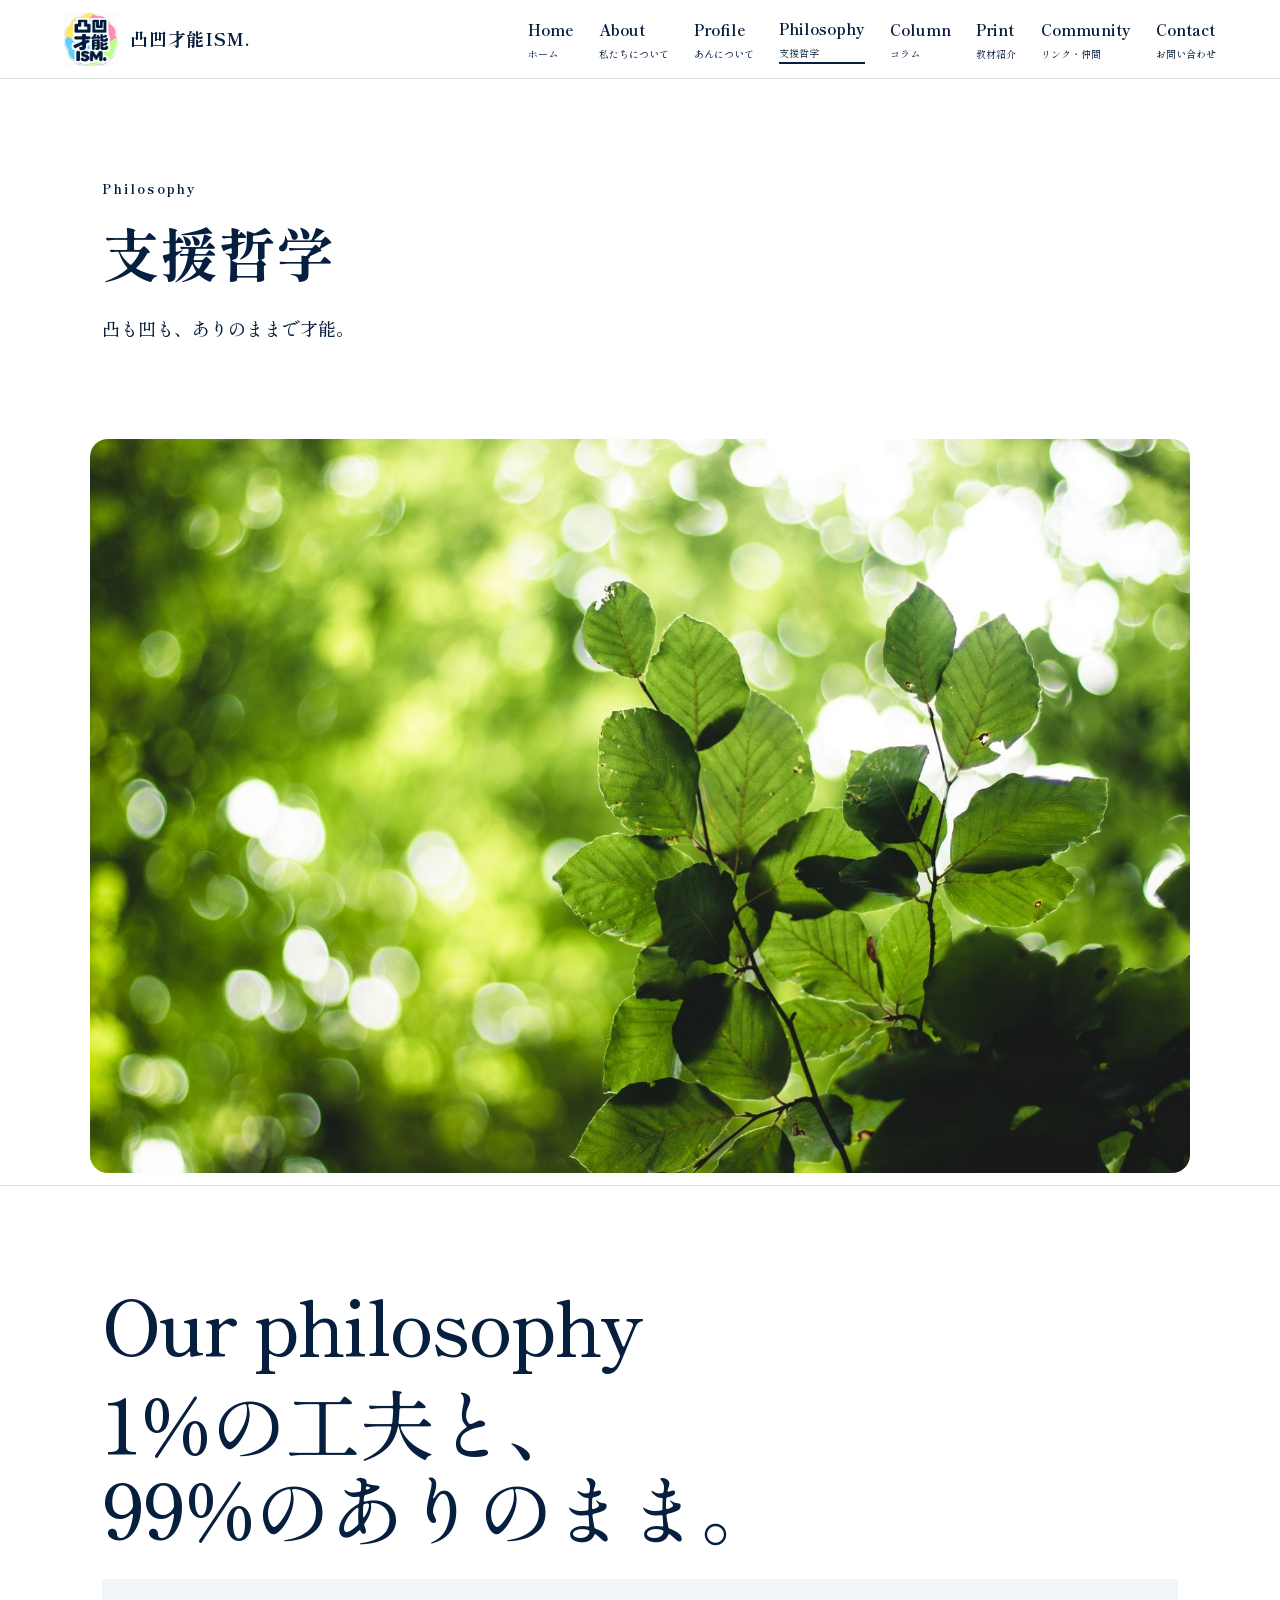
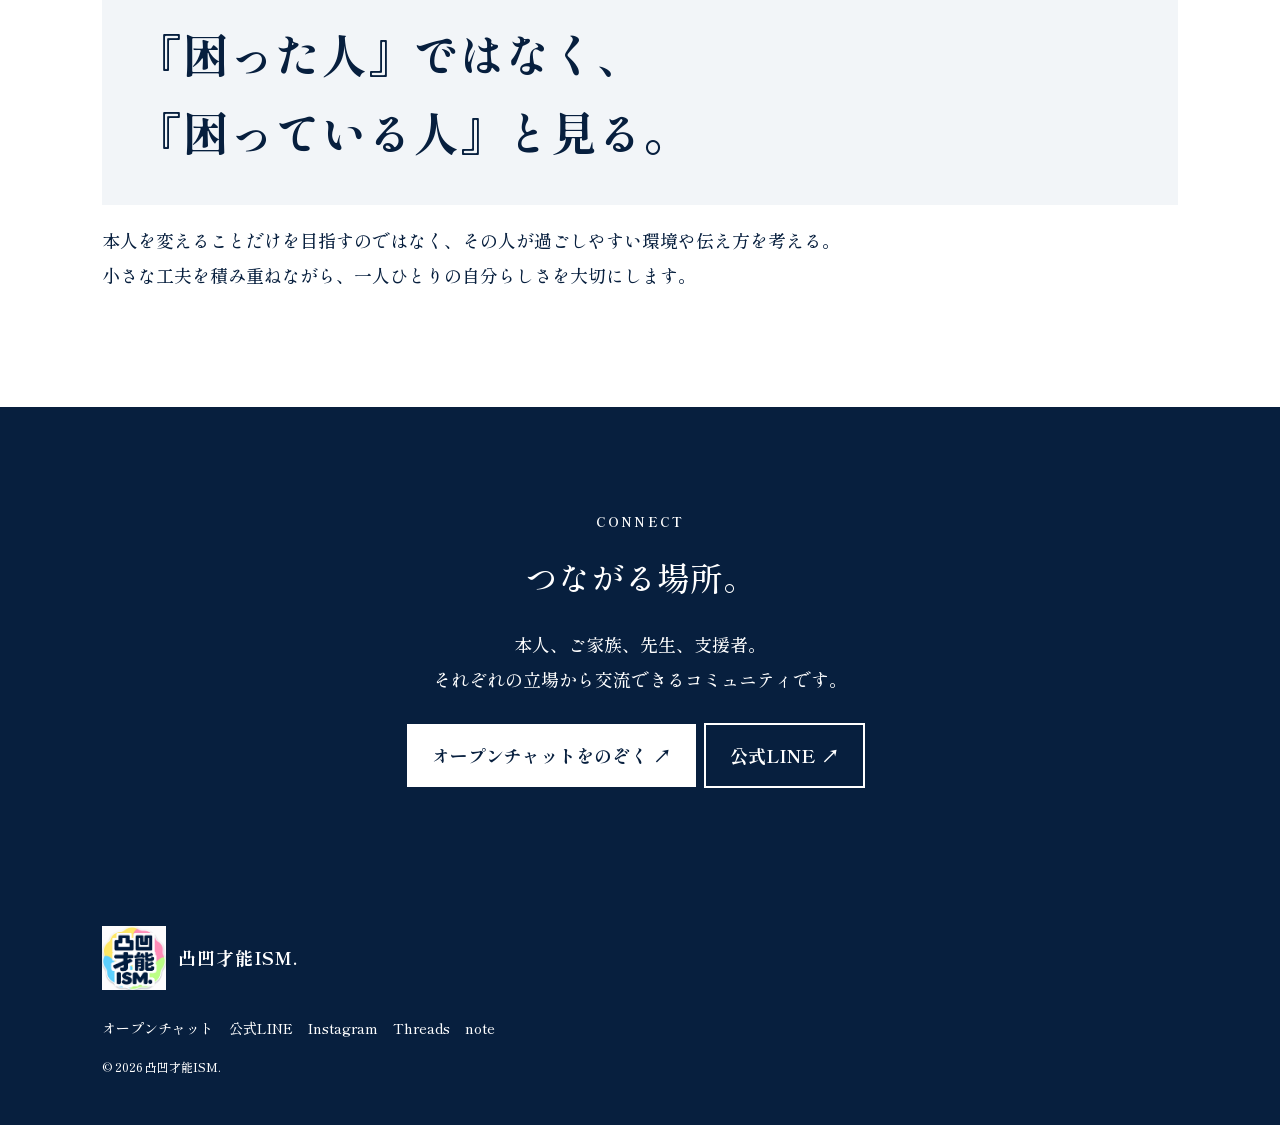
<file: philosophy.html>
<!doctype html><html lang="ja"><head><meta charset="utf-8"><meta name="viewport" content="width=device-width,initial-scale=1"><meta name="description" content="発達の凸凹を大切にする、凸凹才能ISM.のコンテンツサイト。"><title>支援哲学 | 凸凹才能ISM.</title><link href="https://fonts.googleapis.com/css2?family=Shippori+Mincho+B1:wght@500;700;800&display=swap" rel="stylesheet"><link rel="stylesheet" href="style.css"></head><body><a class="skip" href="#main">本文へ</a><header><a class="logo" href="index.html"><img src="logo.jpeg" alt="凸凹才能ISM."> <span class="brand-name">凸凹才能ISM.</span></a><button id="menu" aria-expanded="false" aria-controls="nav">MENU <span>☰</span></button><nav id="nav"><a href="index.html">Home<small>ホーム</small></a><a href="about.html">About<small>私たちについて</small></a><a href="profile.html">Profile<small>あんについて</small></a><a href="philosophy.html" aria-current="page">Philosophy<small>支援哲学</small></a><a href="column.html">Column<small>コラム</small></a><a href="print.html">Print<small>教材紹介</small></a><a href="community.html">Community<small>リンク・仲間</small></a><a href="index.html#contact">Contact<small>お問い合わせ</small></a></nav></header><main id="main"><section class="intro"><span class="kicker">Philosophy</span><h1>支援哲学</h1><p><span class="nb">凸も凹も、</span><span class="nb">ありのままで才能。</span></p></section><img class="page-hero" src="img_philosophy.jpg" alt="木漏れ日の新緑"><section class="section"><div class="heading"><span>Our philosophy</span><h2 class="slogan-h"><span class="nb">1%の工夫と、</span><br class="br-sp"><span class="nb">99%のありのまま。</span></h2></div><div class="statement words">『困った人』ではなく、<br>『困っている人』と見る。</div><p class="lead">本人を変えることだけを目指すのではなく、その人が過ごしやすい環境や伝え方を考える。<br>小さな工夫を積み重ねながら、一人ひとりの自分らしさを大切にします。</p></section><section class="join"><span>CONNECT</span><h2>つながる場所。</h2><p>本人、ご家族、先生、支援者。<br>それぞれの立場から交流できるコミュニティです。</p><a class="button" href="https://line.me/ti/g2/0GTAcTPPE-vNxg-GzEAM5alb1nPezkEW5D067Q">オープンチャットをのぞく ↗</a><a class="button outline" href="https://lin.ee/ST6P301y">公式LINE ↗</a></section></main><footer><a class="logo" href="index.html"><img src="logo.jpeg" alt="凸凹才能ISM."> <span class="brand-name">凸凹才能ISM.</span></a><div class="social"><a class="" href="https://line.me/ti/g2/0GTAcTPPE-vNxg-GzEAM5alb1nPezkEW5D067Q">オープンチャット</a><a class="" href="https://lin.ee/ST6P301y">公式LINE</a><a class="" href="https://www.instagram.com/ann_special_support/">Instagram</a><a class="" href="https://www.threads.net/@ann_special_support">Threads</a><a class="" href="https://note.com/ann_support">note</a></div><p>© 2026 凸凹才能ISM.</p></footer><script src="site.js"></script></body></html>
</file>
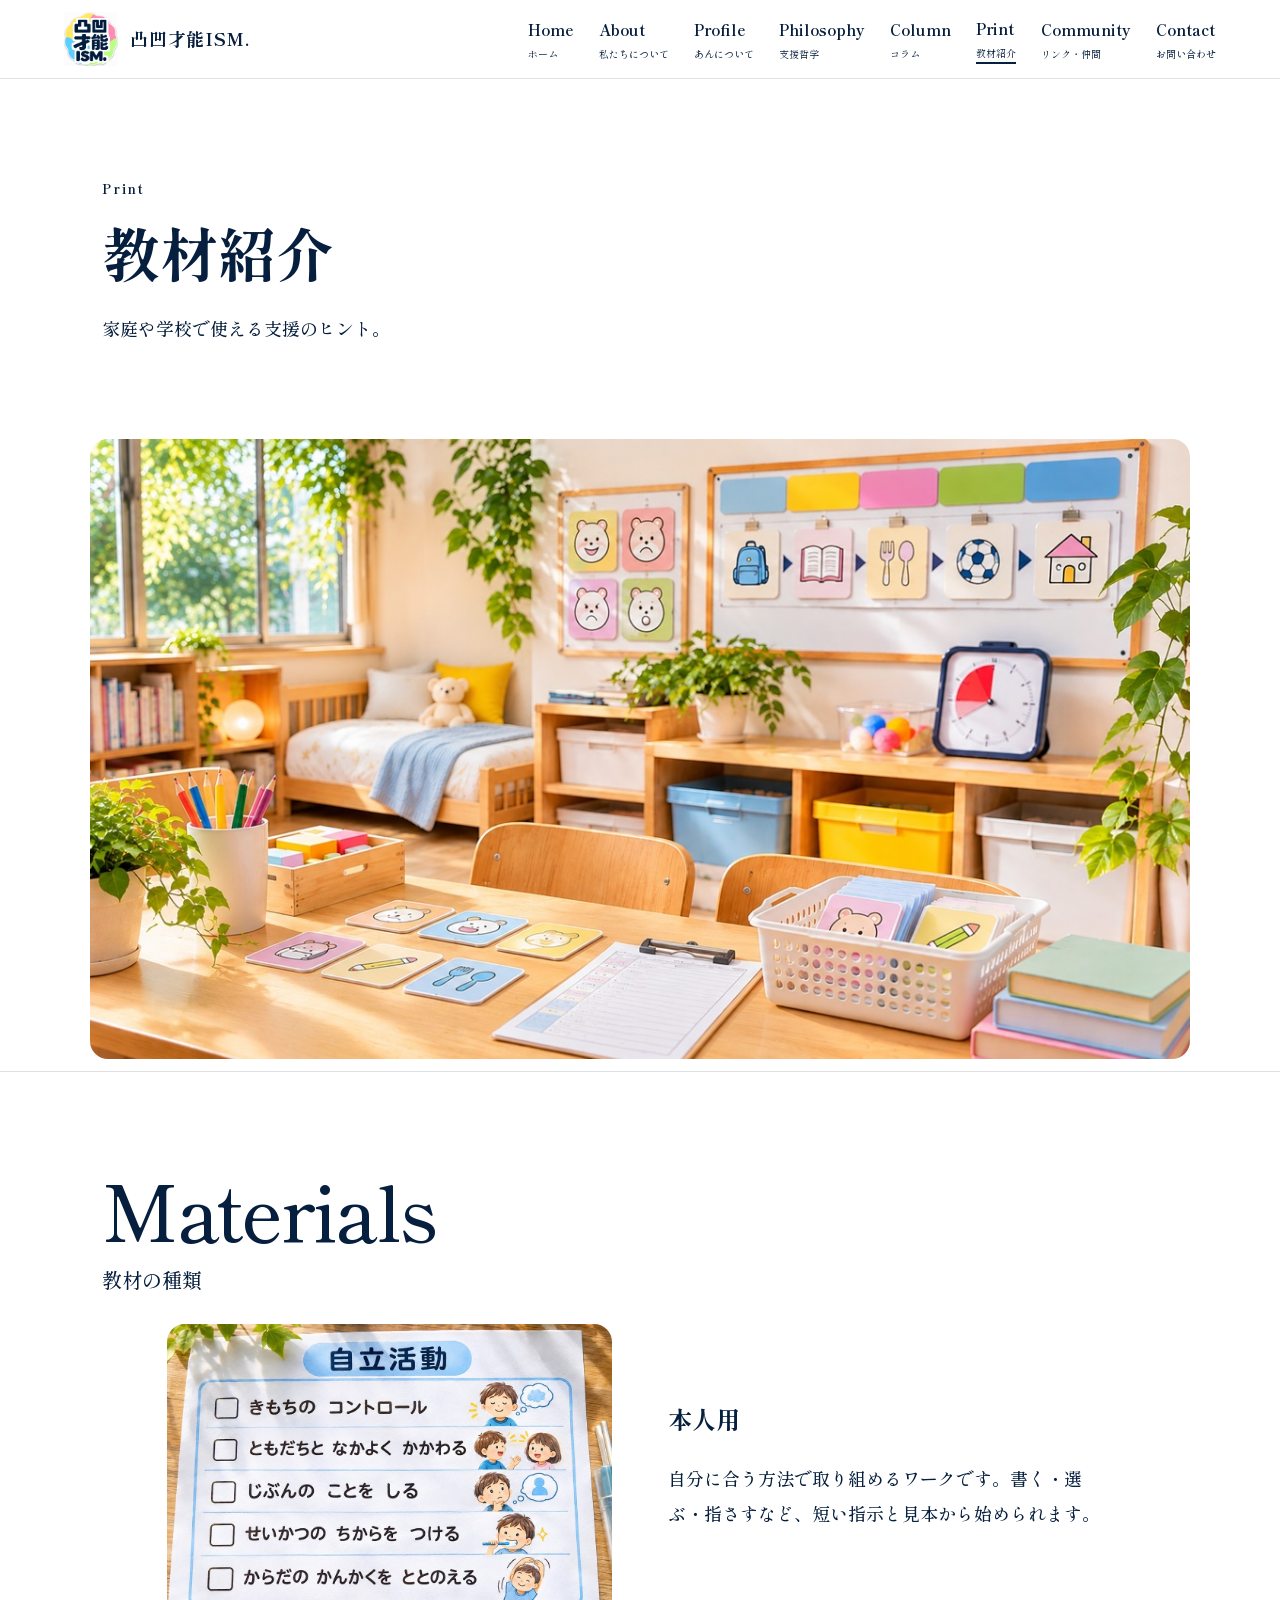
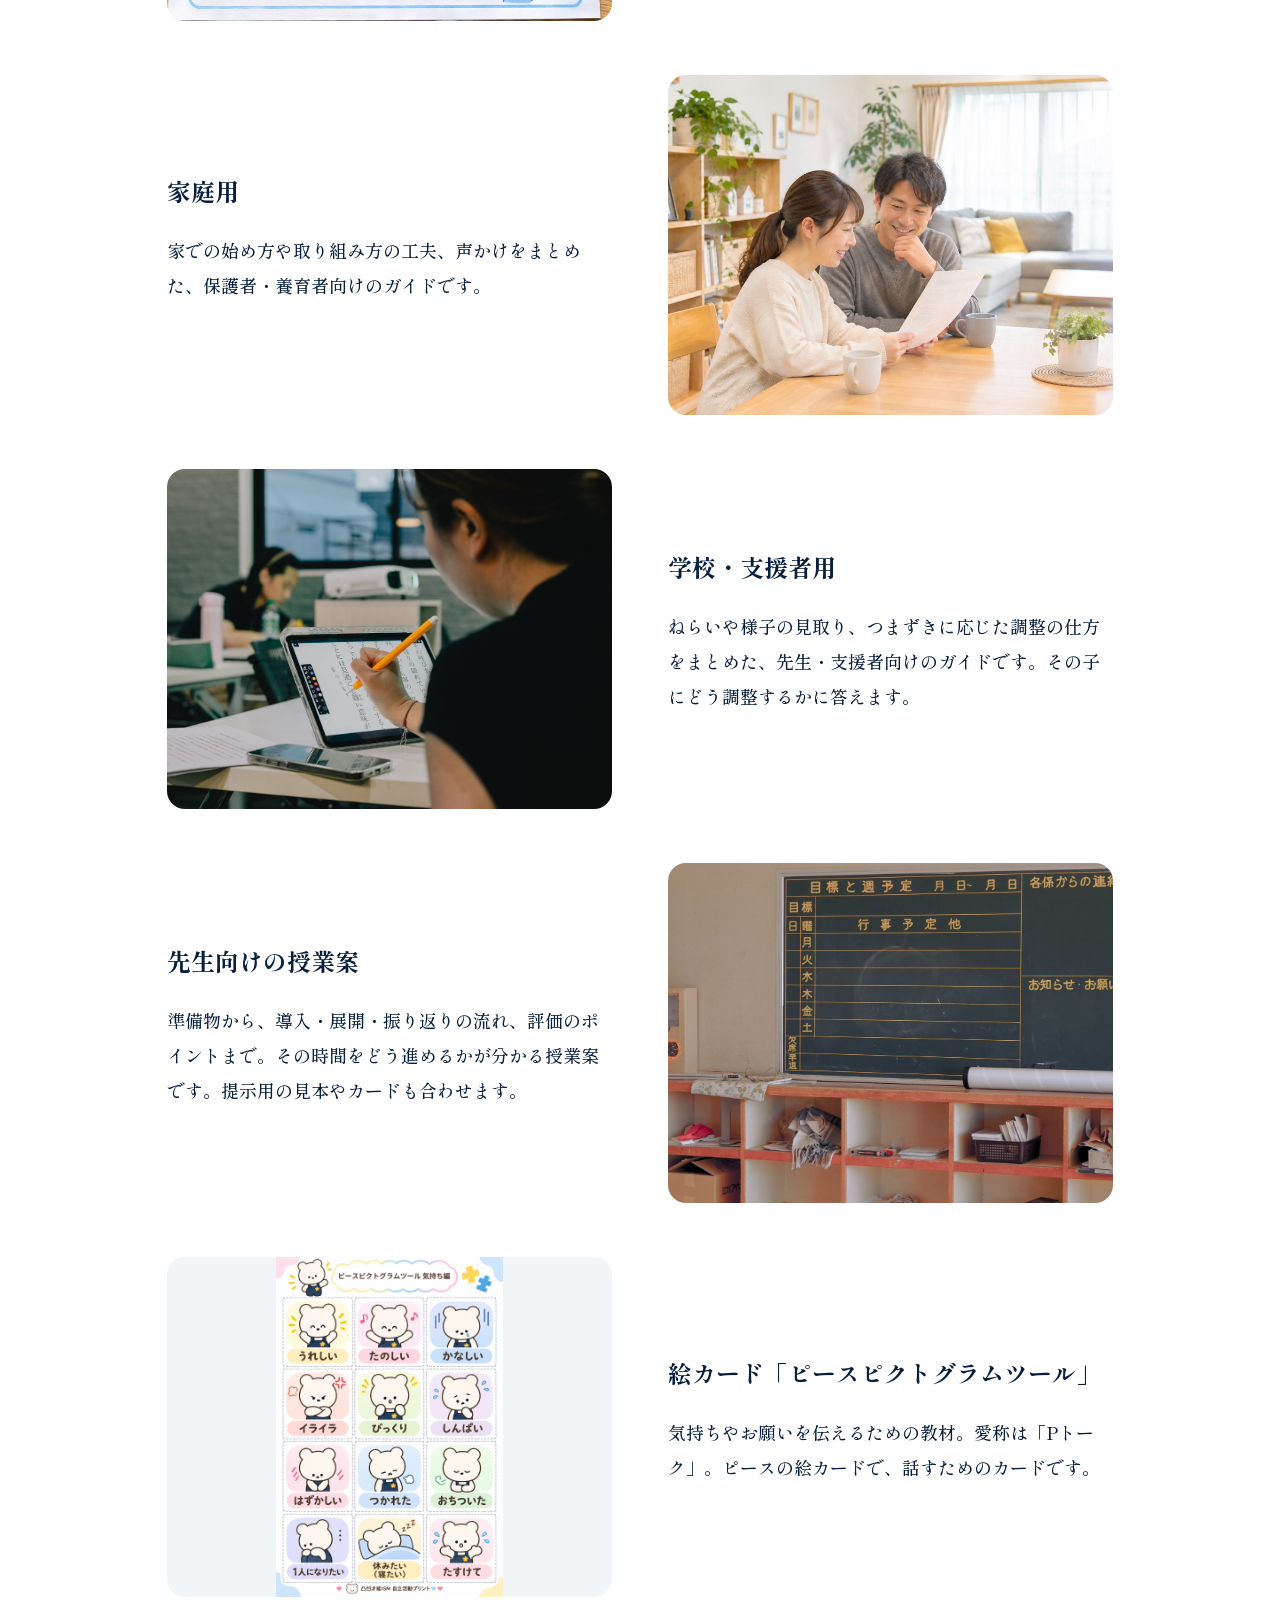
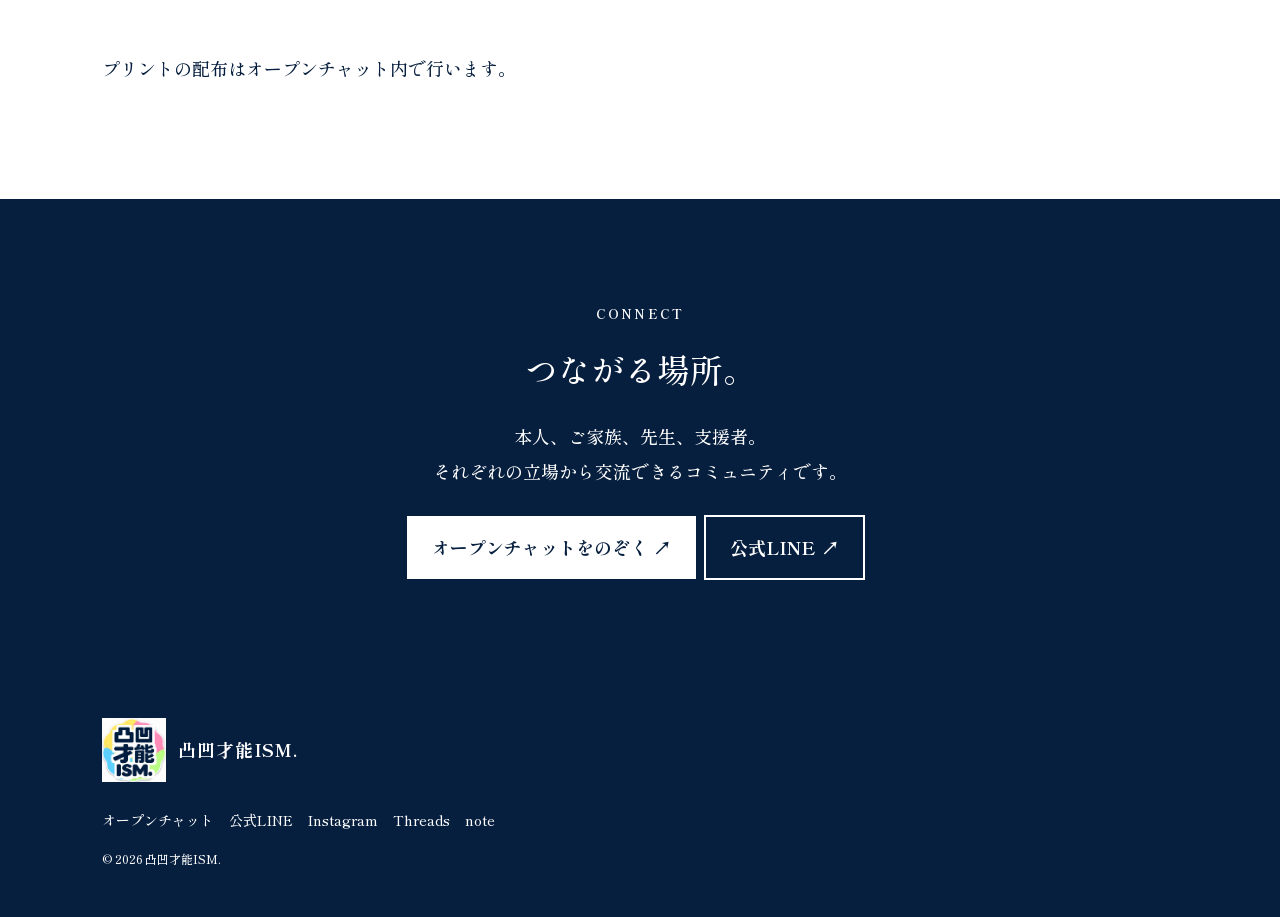
<file: print.html>
<!doctype html><html lang="ja"><head><meta charset="utf-8"><meta name="viewport" content="width=device-width,initial-scale=1"><meta name="description" content="発達の凸凹を大切にする、凸凹才能ISM.のコンテンツサイト。"><title>教材紹介 | 凸凹才能ISM.</title><link href="https://fonts.googleapis.com/css2?family=Shippori+Mincho+B1:wght@500;700;800&display=swap" rel="stylesheet"><link rel="stylesheet" href="style.css"></head><body><a class="skip" href="#main">本文へ</a><header><a class="logo" href="index.html"><img src="logo.jpeg" alt="凸凹才能ISM."> <span class="brand-name">凸凹才能ISM.</span></a><button id="menu" aria-expanded="false" aria-controls="nav">MENU <span>☰</span></button><nav id="nav"><a href="index.html">Home<small>ホーム</small></a><a href="about.html">About<small>私たちについて</small></a><a href="profile.html">Profile<small>あんについて</small></a><a href="philosophy.html">Philosophy<small>支援哲学</small></a><a href="column.html">Column<small>コラム</small></a><a href="print.html" aria-current="page">Print<small>教材紹介</small></a><a href="community.html">Community<small>リンク・仲間</small></a><a href="index.html#contact">Contact<small>お問い合わせ</small></a></nav></header><main id="main"><section class="intro"><span class="kicker">Print</span><h1>教材紹介</h1><p>家庭や学校で使える支援のヒント。</p></section><img class="page-hero" src="img_print.jpg" alt="絵カードと予定の掲示、落ち着けるコーナーのある教室"><section class="section"><div class="heading"><span>Materials</span><h2>教材の種類</h2></div><div class="feat"><img class="full" src="img_jiritsu.jpg" alt="自立活動のチェックリスト"><div><h3>本人用</h3><p>自分に合う方法で取り組めるワークです。書く・選ぶ・指さすなど、短い指示と見本から始められます。</p></div></div><div class="feat rev"><img src="img_print_home.jpg" alt="おうちでプリントを見る二人"><div><h3>家庭用</h3><p>家での始め方や取り組み方の工夫、声かけをまとめた、保護者・養育者向けのガイドです。</p></div></div><div class="feat"><img src="img_support.jpg" alt="タブレットに文字を書く様子をそばで見守る"><div><h3>学校・支援者用</h3><p>ねらいや様子の見取り、つまずきに応じた調整の仕方をまとめた、先生・支援者向けのガイドです。その子にどう調整するかに答えます。</p></div></div><div class="feat rev"><img src="img_lesson.jpg" alt="週予定の黒板と棚のある日本の教室"><div><h3>先生向けの授業案</h3><p>準備物から、導入・展開・振り返りの流れ、評価のポイントまで。その時間をどう進めるかが分かる授業案です。提示用の見本やカードも合わせます。</p></div></div><div class="feat"><img class="contain" src="img_pict.jpg" alt="ピースピクトグラムツールの気持ちカード"><div><h3>絵カード<span class="nb">「ピースピクトグラムツール」</span></h3><p>気持ちやお願いを伝えるための教材。愛称は「Pトーク」。ピースの絵カードで、話すためのカードです。</p></div></div><p>プリントの配布はオープンチャット内で行います。</p></section><section class="join"><span>CONNECT</span><h2>つながる場所。</h2><p>本人、ご家族、先生、支援者。<br>それぞれの立場から交流できるコミュニティです。</p><a class="button" href="https://line.me/ti/g2/0GTAcTPPE-vNxg-GzEAM5alb1nPezkEW5D067Q">オープンチャットをのぞく ↗</a><a class="button outline" href="https://lin.ee/ST6P301y">公式LINE ↗</a></section></main><footer><a class="logo" href="index.html"><img src="logo.jpeg" alt="凸凹才能ISM."> <span class="brand-name">凸凹才能ISM.</span></a><div class="social"><a class="" href="https://line.me/ti/g2/0GTAcTPPE-vNxg-GzEAM5alb1nPezkEW5D067Q">オープンチャット</a><a class="" href="https://lin.ee/ST6P301y">公式LINE</a><a class="" href="https://www.instagram.com/ann_special_support/">Instagram</a><a class="" href="https://www.threads.net/@ann_special_support">Threads</a><a class="" href="https://note.com/ann_support">note</a></div><p>© 2026 凸凹才能ISM.</p></footer><script src="site.js"></script></body></html>
</file>
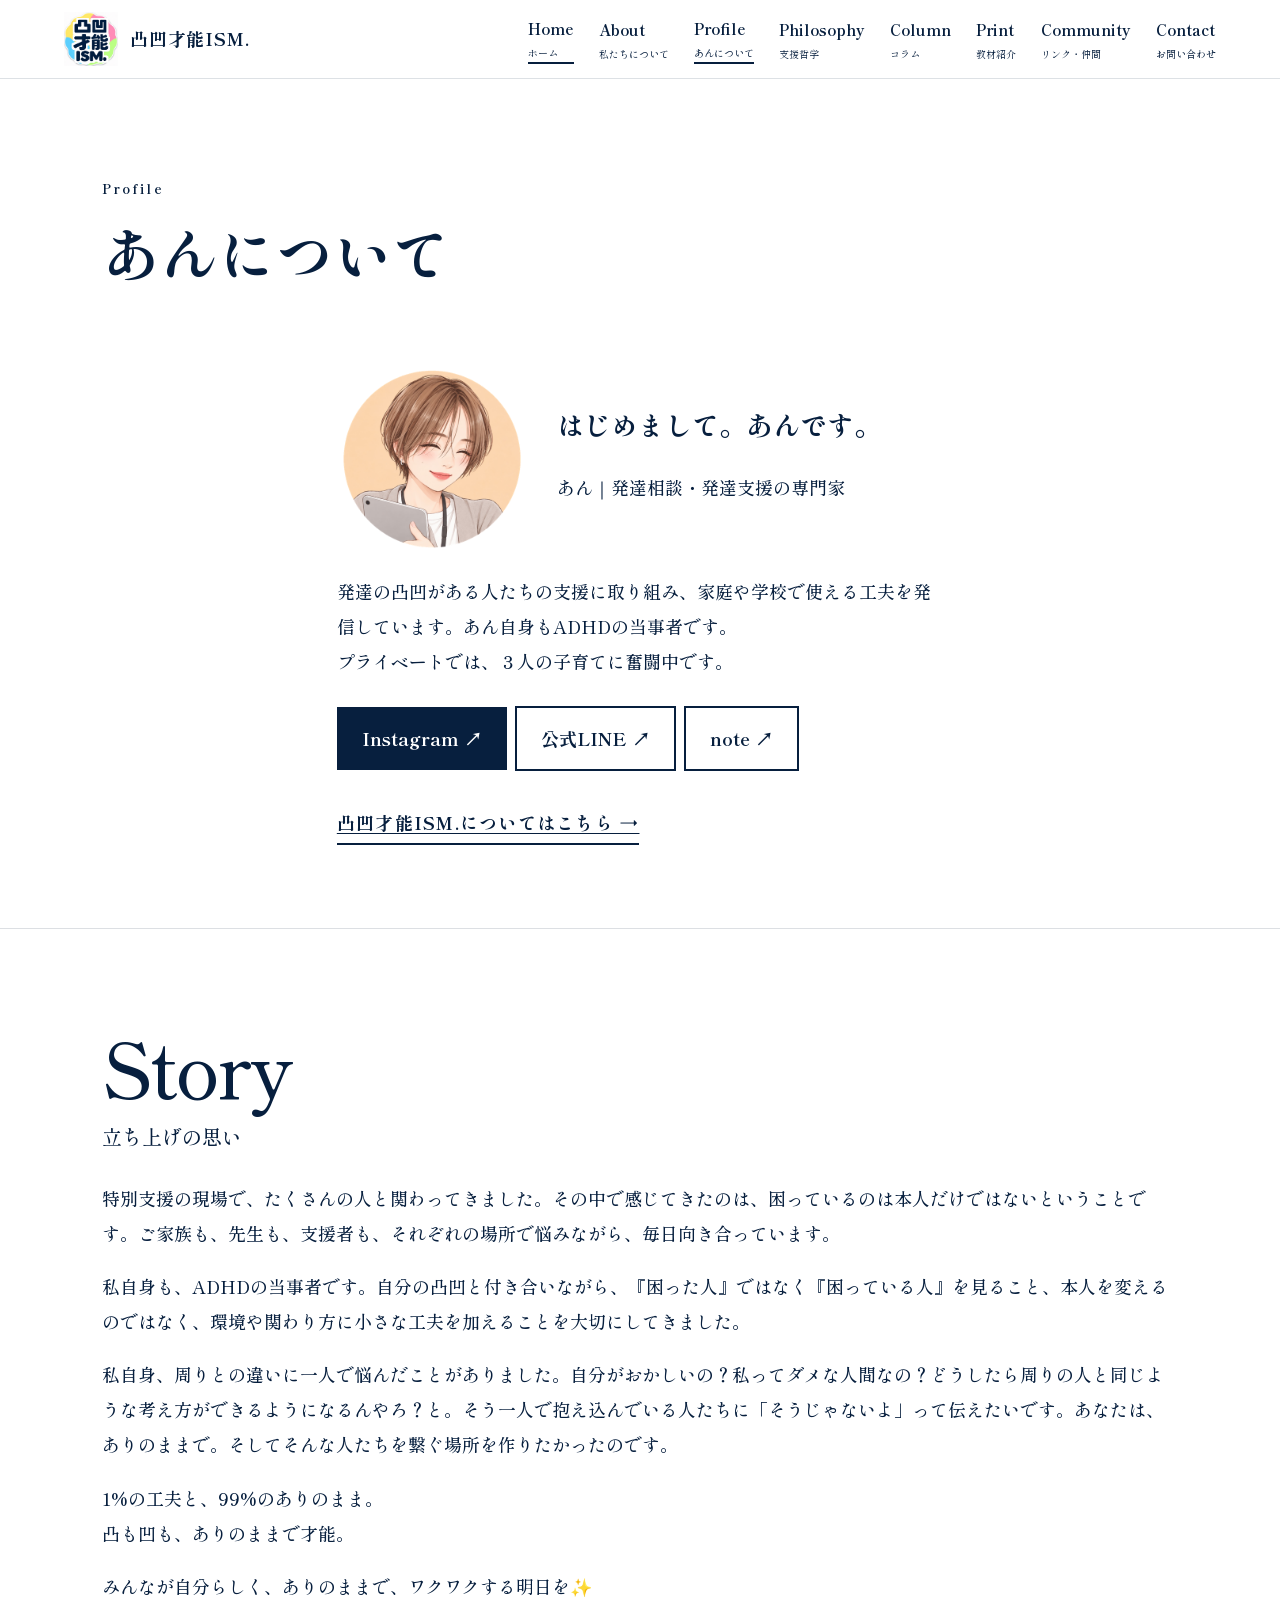
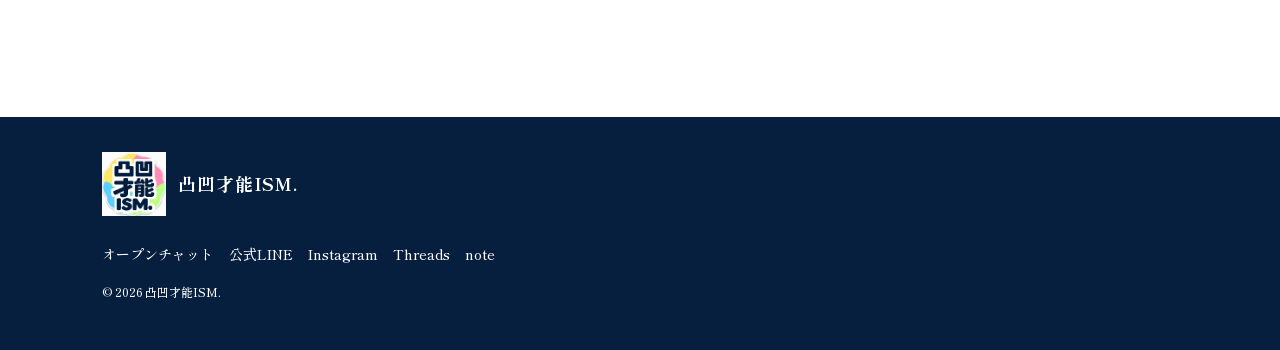
<file: profile.html>
<!doctype html><html lang="ja"><head><meta charset="utf-8"><meta name="viewport" content="width=device-width,initial-scale=1"><meta name="description" content="発達の凸凹を大切にする、凸凹才能ISM.のコンテンツサイト。"><title>あんについて | 凸凹才能ISM.</title><link href="https://fonts.googleapis.com/css2?family=Shippori+Mincho+B1:wght@500;700;800&display=swap" rel="stylesheet"><link rel="stylesheet" href="style.css"></head><body><a class="skip" href="#main">本文へ</a><header><a class="logo" href="index.html"><img src="logo.jpeg" alt="凸凹才能ISM."> <span class="brand-name">凸凹才能ISM.</span></a><button id="menu" aria-expanded="false" aria-controls="nav">MENU <span>☰</span></button><nav id="nav"><a href="index.html" aria-current="page">Home<small>ホーム</small></a><a href="about.html">About<small>私たちについて</small></a><a href="profile.html" aria-current="page">Profile<small>あんについて</small></a><a href="philosophy.html">Philosophy<small>支援哲学</small></a><a href="column.html">Column<small>コラム</small></a><a href="print.html">Print<small>教材紹介</small></a><a href="community.html">Community<small>リンク・仲間</small></a><a href="index.html#contact">Contact<small>お問い合わせ</small></a></nav></header><main id="main"><section class="intro"><span class="kicker">Profile</span><h1>あんについて</h1></section><section class="article"><div class="profile"><img class="profile-photo" src="img_ann.png" alt="あんのアイコン"><div><h2 class="profile-name">はじめまして。あんです。</h2><p>あん｜発達相談・発達支援の専門家</p></div></div><p>発達の凸凹がある人たちの支援に取り組み、家庭や学校で使える工夫を発信しています。あん自身もADHDの当事者です。<br>プライベートでは、３人の子育てに奮闘中です。</p><a class="button" href="https://www.instagram.com/ann_special_support/">Instagram ↗</a><a class="button outline" href="https://lin.ee/ST6P301y">公式LINE ↗</a><a class="button outline" href="https://note.com/ann_support">note ↗</a><p style="margin-top:26px"><a class="more" href="about.html">凸凹才能ISM.についてはこちら →</a></p></section><section class="section"><div class="heading"><span>Story</span><h2>立ち上げの思い</h2></div><p>特別支援の現場で、たくさんの人と関わってきました。その中で感じてきたのは、困っているのは本人だけではないということです。ご家族も、先生も、支援者も、それぞれの場所で悩みながら、毎日向き合っています。</p><p>私自身も、ADHDの当事者です。自分の凸凹と付き合いながら、『困った人』ではなく『困っている人』を見ること、本人を変えるのではなく、環境や関わり方に小さな工夫を加えることを大切にしてきました。</p><p>私自身、周りとの違いに一人で悩んだことがありました。自分がおかしいの？私ってダメな人間なの？どうしたら周りの人と同じような考え方ができるようになるんやろ？と。そう一人で抱え込んでいる人たちに「そうじゃないよ」って伝えたいです。あなたは、ありのままで。そしてそんな人たちを繋ぐ場所を作りたかったのです。</p><p>1%の工夫と、99%のありのまま。<br>凸も凹も、ありのままで才能。</p><p>みんなが自分らしく、ありのままで、ワクワクする明日を✨</p></section></main><footer><a class="logo" href="index.html"><img src="logo.jpeg" alt="凸凹才能ISM."> <span class="brand-name">凸凹才能ISM.</span></a><div class="social"><a class="" href="https://line.me/ti/g2/0GTAcTPPE-vNxg-GzEAM5alb1nPezkEW5D067Q">オープンチャット</a><a class="" href="https://lin.ee/ST6P301y">公式LINE</a><a class="" href="https://www.instagram.com/ann_special_support/">Instagram</a><a class="" href="https://www.threads.net/@ann_special_support">Threads</a><a class="" href="https://note.com/ann_support">note</a></div><p>© 2026 凸凹才能ISM.</p></footer><script src="site.js"></script></body></html>
</file>
<file: style.css>
:root{--bg:#FDF8EF;--navy:#1D3A5F;--gold:#D9A441}*{box-sizing:border-box}html{scroll-behavior:smooth}body{margin:0;background:var(--bg);color:var(--navy);font-family:'Shippori Mincho B1','Hiragino Mincho ProN','Yu Mincho',serif;font-size:17px;line-height:1.95}a{color:inherit;text-decoration:none}a:focus-visible,button:focus-visible{outline:3px solid var(--gold);outline-offset:4px}.skip{position:absolute;left:-999px}.skip:focus{left:10px;top:10px;background:white;z-index:20}header{display:flex;align-items:center;justify-content:space-between;padding:18px 6%;border-bottom:1px solid #e4d9c5;background:var(--bg);position:sticky;top:0;z-index:10}.logo{font-size:22px;font-weight:700;line-height:1.1;display:inline-block;letter-spacing:.04em}.logo span{display:block;font-size:33px}nav{display:flex;gap:25px;align-items:center}nav a{font-weight:700;font-size:15px}nav small{display:block;font-size:10px;font-weight:400}nav a[aria-current]{border-bottom:2px solid var(--gold)}#menu{display:none;background:none;border:0;color:var(--navy);font:inherit;font-weight:700}.notice{text-align:center;background:#e9dfc8;font-size:12px;padding:6px}.hero{display:grid;grid-template-columns:1fr 1fr;align-items:center;gap:4%;padding:65px 8% 80px;min-height:530px}.hero h1{font-size:clamp(34px,5vw,76px);line-height:1.35;margin:18px 0;font-weight:700;letter-spacing:-.035em}.hero p{font-size:19px}.kicker,.heading span,.join>span{font-size:13px;letter-spacing:.17em;font-weight:700}.hero-art svg{width:100%;display:block}.hero-art{text-align:center}.hero-art span{font-size:12px;letter-spacing:.12em}.mobile{display:none}.button{display:inline-block;background:var(--navy);color:white;border:1px solid var(--navy);padding:13px 24px;border-radius:2px;font-weight:700;margin:8px 8px 8px 0}.outline{background:transparent;color:var(--navy)}.section{padding:68px 8%;max-width:1250px;margin:auto;border-top:1px solid #e4d9c5}.heading{margin-bottom:30px}.heading span{color:#80601d;text-transform:uppercase}.heading h2{margin:5px 0;font-size:clamp(25px,3vw,40px);line-height:1.4}.lead{max-width:760px;font-size:18px}.more{display:inline-block;font-weight:700;border-bottom:1px solid var(--gold);padding-bottom:3px}.tiles{display:grid;grid-template-columns:repeat(2,minmax(0,1fr));gap:36px}.tile{display:block;border-bottom:1px solid #cfbea0;overflow:hidden}.tile>div:not(.art){padding:18px 0 26px}.tile h3{font-size:23px;line-height:1.4;margin:8px 0}.tile p{margin:8px 0}.art{height:190px;background:#e9dfc8;position:relative;overflow:hidden}.art span,.art i,.art b{position:absolute;display:block}.art span{width:45%;height:75%;left:10%;top:12%;border-radius:90px;background:var(--gold)}.art i{width:40%;height:68%;right:9%;top:17%;background:var(--navy);border-radius:10px 90px 10px 90px}.art b{width:22%;aspect-ratio:1;left:40%;top:25%;border-radius:50%;background:#fdf8ef}.two{background:#d5e0d7}.two span{background:#91ab99}.three{background:#e9dccd}.three i{background:#a77b4f}.four{background:#dce4ea}.four span{background:#90a9c1}.profile{display:flex;gap:30px;align-items:center;max-width:760px}.profile-mark{background:#e9dfc8;padding:30px;border-radius:50%;font-size:35px;font-weight:700}.join{background:#eee4d0;padding:55px 8%;text-align:center}.join h2{font-size:33px;margin:8px 0}.intro{padding:65px 8% 45px}.intro h1{font-size:clamp(30px,5vw,58px);line-height:1.4;margin:8px 0}.article{max-width:760px;margin:auto;padding:20px 6% 65px}.statement{font-size:clamp(42px,8vw,95px);font-weight:700;background:#e9dfc8;padding:35px;line-height:1.25}.statement small{font-size:.35em}.social{display:flex;gap:15px;flex-wrap:wrap}footer{padding:35px 8%;background:var(--navy);color:white}footer .social{margin-top:25px;font-size:14px}footer p{font-size:12px}a.tile:hover .art{opacity:.85}@media(max-width:720px){header{padding:12px 5%}.logo{font-size:18px}.logo span{font-size:25px}#menu{display:block}nav{display:none;position:absolute;top:100%;left:0;right:0;background:var(--bg);padding:18px 6%;box-shadow:0 8px 15px #0001}nav.open{display:grid;gap:14px}nav small{display:inline;margin-left:12px}.hero{grid-template-columns:1fr;padding:36px 6% 35px;gap:10px;min-height:0}.hero h1{font-size:clamp(36px,10vw,55px)}.hero-art{max-width:400px;margin:auto}.section{padding:40px 6%}.tiles{gap:22px;grid-template-columns:1fr}.art{height:155px}.intro{padding:40px 6%}.profile{gap:15px}.profile-mark{padding:20px;font-size:25px}.join{padding:40px 6%}.join .button{display:block;margin:12px 0}.mobile{display:initial}}@media(prefers-reduced-motion:reduce){html{scroll-behavior:auto}}/* Editorial brand layout */
header{position:sticky;padding:22px 5%;background:#fdf8eff5}.logo{font-size:20px}.logo span{font-size:30px}.hero{max-width:1500px;margin:auto;padding:90px 8%;min-height:650px;grid-template-columns:1.05fr .95fr}.hero h1{font-weight:700;letter-spacing:.025em;font-size:clamp(32px,4.6vw,70px)}.hero-art{width:100%;background:#1D3A5F;color:#FDF8EF;aspect-ratio:4/4.5;display:flex;flex-direction:column;justify-content:center;padding:8%;position:relative}.hero-word{font-size:clamp(54px,9vw,140px);font-weight:700;line-height:1;letter-spacing:.06em}.hero-word span{display:block;font-size:.75em;letter-spacing:.2em;color:#FDF8EF}.hero-word strong{display:block;color:#D9A441;font-size:.9em}.hero-art>span{margin-top:36px;font-size:10px}.section{max-width:1400px;padding:95px 8%}.heading span{font-size:clamp(38px,6vw,80px);font-weight:500;line-height:1.1;letter-spacing:-.035em;color:var(--navy);text-transform:none}.heading h2{font-size:20px;font-weight:500;margin:14px 0 30px}.tiles{display:flex;flex-direction:column;gap:60px}.tile{display:grid;grid-template-columns:1.1fr 1fr;gap:7%;align-items:center;border-bottom:1px solid #daceb7;padding-bottom:45px}.tile:nth-child(even) .art{order:2}.art{height:auto;aspect-ratio:4/3;display:flex;align-items:center;justify-content:center}.art em{font-size:clamp(28px,4vw,58px);font-style:normal;letter-spacing:-.04em;font-weight:500}.tile h3{font-size:clamp(23px,3vw,36px)}.tile p{margin:18px 0}.more{letter-spacing:.07em}.join{padding:95px 8%}.join h2{font-weight:500}.button{border-radius:0}.intro{padding-top:90px}.intro h1{font-weight:700}.profile-mark{border-radius:0}.notice{background:transparent;border-bottom:1px solid #e4d9c5}@media(max-width:720px){header{padding:14px 6%}.hero{grid-template-columns:1fr;padding:35px 6% 55px;min-height:0;gap:28px}.hero h1{font-size:clamp(32px,9vw,52px)}.hero-art{max-width:none;aspect-ratio:5/4}.hero-word{font-size:70px}.hero-art>span{margin-top:20px}.section{padding:55px 6%}.heading span{font-size:50px}.heading h2{font-size:18px}.tiles{gap:35px}.tile{display:flex;flex-direction:column;align-items:stretch;gap:12px;padding-bottom:25px}.tile:nth-child(even) .art{order:0}.art{aspect-ratio:16/10}.tile>div:not(.art){padding:8px 0}.join{padding:55px 6%}.intro{padding:45px 6%}}

/* Navy and white edition */
:root{--bg:#fff;--navy:#071f3e;--gold:#071f3e}body,header,nav{background:white}header{padding:12px 5%;border-color:#071f3e22}.logo{display:flex;align-items:center;gap:12px}.logo img{width:54px;height:54px;object-fit:cover}.logo .brand-name{font-size:18px;white-space:nowrap}.hero{padding-top:65px;gap:8%}.hero-art{background:white;padding:0;aspect-ratio:1;max-width:520px;margin:auto}.hero-art img{display:block;width:100%;height:auto}.notice,.section,.tile{border-color:#071f3e24}.art,.two,.three,.four{background:var(--navy);color:white}.tile:nth-child(even) .art{background:white;color:var(--navy);border:1px solid var(--navy)}.join{background:var(--navy);color:white}.join .button{border-color:white;background:white;color:var(--navy)}.join .outline{background:transparent;color:white}.statement,.profile-mark{background:#f2f5f8}.heading span{color:var(--navy)}footer .logo img{width:64px;height:64px}.button:hover{opacity:.8}.reveal{animation:appear .65s ease both}@keyframes appear{from{opacity:0;transform:translateY(12px)}to{opacity:1;transform:none}}@media(max-width:720px){.logo .brand-name{font-size:15px}.logo img{width:44px;height:44px}.hero{padding:35px 6% 55px;gap:30px}.hero-art{max-width:320px}.hero h1{font-size:clamp(30px,8.5vw,48px)}}@media(prefers-reduced-motion:reduce){.reveal{animation:none}}
.page-hero{display:block;width:88%;max-width:1100px;height:auto;margin:30px auto 12px;border-radius:18px}

.forest-band{background:url(img_forest.jpg) center 38%/cover no-repeat;margin:56px 0 0;padding:110px 8%;text-align:center}
.forest-band p{display:inline-block;background:rgba(253,248,239,.78);color:var(--navy);font-size:clamp(20px,3.4vw,30px);font-weight:700;line-height:1.8;padding:26px 38px;border-radius:18px;margin:0}

.forest-band p{font-size:clamp(15px,4.6vw,28px);padding:24px 22px}
.forest-band .fb-line{display:block;white-space:nowrap}

/* readability fixes 2026-11-23 */
body{font-size:18px;font-weight:500}
.nb{display:inline-block;white-space:nowrap}
h1,h2{text-wrap:balance}
p a:not(.button),li a:not(.button){text-decoration:underline;text-underline-offset:3px}
.outline{border-width:2px}
.more{border-bottom-width:2px}
@media(max-width:720px){nav a{padding:10px 0;border-bottom:1px solid #071f3e14}}

/* batch update 2026-11-23: hero bg / statement words / feature rows / contact / reveals */
.hero{position:relative;isolation:isolate;overflow:hidden}
.hero::before{content:"";position:absolute;inset:0;background:url(img_hero_sky.jpg) center/cover no-repeat;opacity:.85;z-index:-2}
.hero::after{content:"";position:absolute;inset:0;background:linear-gradient(100deg,rgba(255,255,255,.82),rgba(255,255,255,.55) 55%,rgba(255,255,255,.3));z-index:-1}
.statement.words{font-size:clamp(26px,5.6vw,46px);line-height:1.7}
.feat{display:grid;grid-template-columns:1fr 1fr;gap:6%;align-items:center;max-width:1100px;margin:0 auto 54px;padding:0 6%}
.feat>img{width:100%;height:340px;object-fit:cover;border-radius:18px}
.feat>img.contain{object-fit:contain;background:#f2f5f8}
.feat.rev>img{order:2}
.feat h3{font-size:24px;margin:0 0 10px}
.feat .sample{display:block;width:100%;max-width:400px;height:auto;border:1px solid #e3ddcf;border-radius:12px;margin-top:18px}
.tile-img{width:100%;height:200px;object-fit:cover;border-radius:14px}
.contact-box{max-width:560px}
.contact-box label{display:block;font-weight:700;margin-bottom:8px}
.contact-box select{display:block;width:100%;padding:13px 14px;font:inherit;font-size:17px;color:var(--ink);background:#fff;border:2px solid var(--navy);border-radius:12px;margin-bottom:18px}
.contact-addr{margin-top:16px}
.contact-addr a{text-decoration:underline}
.profile-photo{width:120px;height:120px;border-radius:50%;object-fit:cover;flex:none}
.profile-name{margin:0 0 6px}
.rv{opacity:0;transition:opacity .9s ease,transform .9s cubic-bezier(.22,.61,.36,1)}
.rv-l{transform:translateX(-38px)}
.rv-r{transform:translateX(38px)}
.rv-d{transform:translate(28px,28px)}
.rv.in{opacity:1;transform:translate(0,0)}
@media(max-width:760px){.feat{grid-template-columns:1fr;gap:18px}.feat>img{height:240px}.feat.rev>img{order:0}.profile-photo{width:92px;height:92px}}
@media (prefers-reduced-motion: reduce){.rv{opacity:1;transform:none;transition:none}}

/* round2 fixes 2026-11-23 */
.profile-photo{width:190px;height:190px}
.feat>img.full{height:auto;object-fit:contain;background:#f2f5f8}
.wakuwaku{font-size:21px;font-weight:700;color:var(--navy);margin:18px 0 6px}
.moms-img{object-position:center 50%}
@media(max-width:760px){.profile-photo{width:150px;height:150px}.feat>img.full{height:auto}}

.profile-photo.mini{width:120px;height:120px}
@media(max-width:760px){.profile-photo.mini{width:96px;height:96px}}

/* philosophy fixes 2026-11-23 */
.slogan-h .br-sp{display:none}
@media(max-width:640px){
.slogan-h{font-size:30px;line-height:1.5}
.heading h2.slogan-h .nb{font-size:30px}
.slogan-h .br-sp{display:inline}
.statement.words{font-size:22px;line-height:1.8;padding:26px 18px}
}

/* print 5-pattern restructure 2026-11-24 */
.feat>img.sup-img{object-position:center 46%}
</file>
